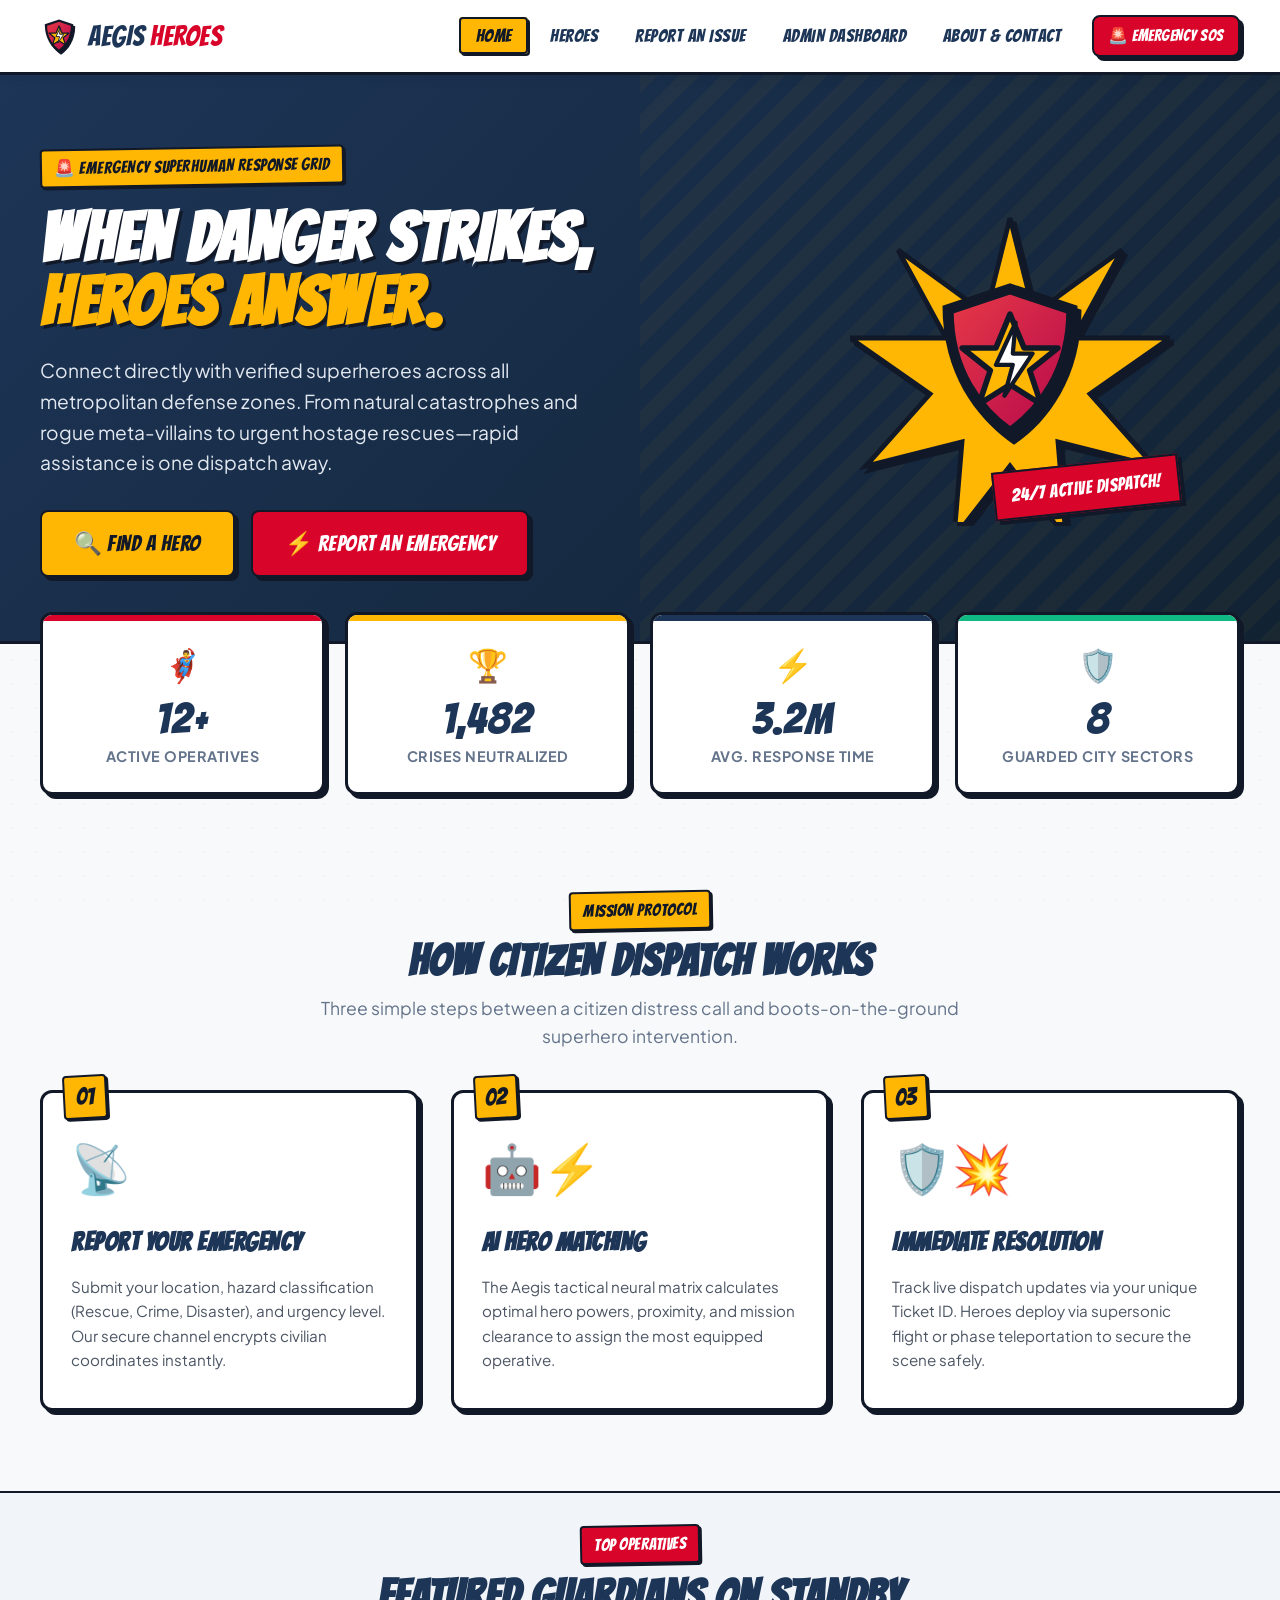
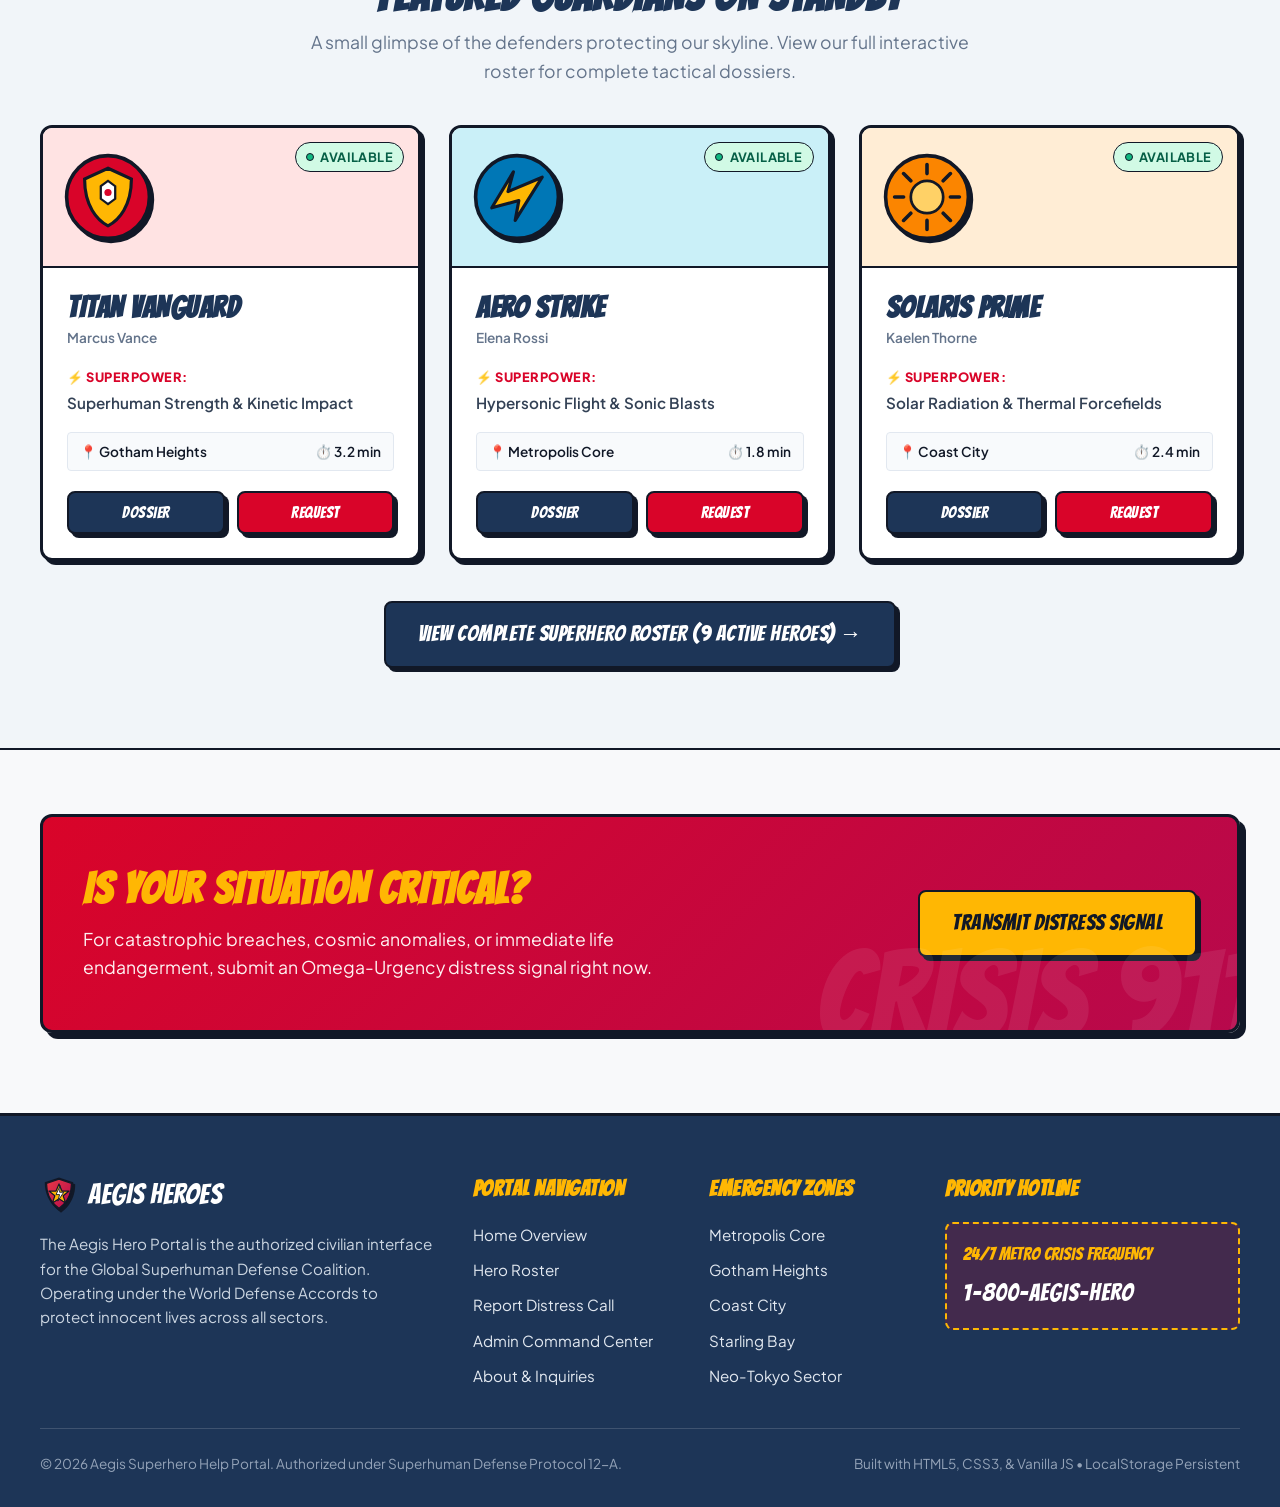
<file: index.html>
<!DOCTYPE html>
<html lang="en">
<head>
  <meta charset="UTF-8">
  <meta name="viewport" content="width=device-width, initial-scale=1.0">
  <title>Aegis Hero Portal | Emergency Superhero Dispatch Network</title>
  <meta name="description" content="Direct emergency superhero dispatch portal. Connecting citizens in peril with verified superhuman operatives in real time.">
  <link rel="icon" type="image/svg+xml" href="assets/favicon.svg">
  <!-- Stylesheets -->
  <link rel="stylesheet" href="css/main.css">
  <link rel="stylesheet" href="css/home.css">
  <link rel="stylesheet" href="css/heroes.css">
</head>
<body>

  <!-- Site Navigation -->
  <header class="site-header">
    <div class="nav-container">
      <a href="index.html" class="brand-logo" aria-label="Aegis Hero Portal Homepage">
        <img src="assets/favicon.svg" alt="Aegis Shield" class="brand-icon">
        <span>AEGIS <span class="brand-highlight">HEROES</span></span>
      </a>

      <!-- Mobile Hamburger Button -->
      <button class="hamburger-btn" id="hamburgerBtn" aria-label="Toggle Navigation Menu" aria-expanded="false" aria-controls="navMenu">
        <span class="bar"></span>
        <span class="bar"></span>
        <span class="bar"></span>
      </button>

      <!-- Nav Links -->
      <nav>
        <ul class="nav-menu" id="navMenu">
          <li><a href="index.html" class="nav-link active">Home</a></li>
          <li><a href="pages/heroes.html" class="nav-link">Heroes</a></li>
          <li><a href="pages/report.html" class="nav-link">Report an Issue</a></li>
          <li><a href="pages/admin.html" class="nav-link">Admin Dashboard</a></li>
          <li><a href="pages/about-contact.html" class="nav-link">About &amp; Contact</a></li>
          <li class="nav-cta">
            <a href="pages/report.html" class="btn btn-primary btn-sm">🚨 Emergency SOS</a>
          </li>
        </ul>
      </nav>
    </div>
  </header>

  <!-- Main Content -->
  <main class="main-content">
    
    <!-- Hero Banner Section -->
    <section class="hero-banner">
      <div class="container hero-banner-content">
        <div class="hero-banner-text">
          <div class="hero-badge-wrap">
            <span class="comic-badge">🚨 EMERGENCY SUPERHUMAN RESPONSE GRID</span>
          </div>
          <h1 class="hero-title">
            WHEN DANGER STRIKES,
            <span class="hero-title-highlight">HEROES ANSWER.</span>
          </h1>
          <p class="hero-tagline">
            Connect directly with verified superheroes across all metropolitan defense zones.
            From natural catastrophes and rogue meta-villains to urgent hostage rescues—rapid assistance is one dispatch away.
          </p>
          <div class="hero-actions">
            <a href="pages/heroes.html" class="btn btn-accent btn-lg">
              🔍 Find a Hero
            </a>
            <a href="pages/report.html" class="btn btn-primary btn-lg pulse-glow">
              ⚡ Report an Emergency
            </a>
          </div>
        </div>

        <!-- Comic Shield Emblem Graphic -->
        <div class="hero-banner-art">
          <div class="comic-emblem-wrap">
            <!-- Rotating Sunburst -->
            <svg viewBox="0 0 200 200" class="comic-burst" xmlns="http://www.w3.org/2000/svg">
              <polygon points="100,10 115,70 170,30 140,85 200,85 150,120 190,165 130,150 135,210 100,165 65,210 70,150 10,165 50,120 0,85 60,85 30,30 85,70" fill="#ffb703" stroke="#111827" stroke-width="3"/>
            </svg>
            <!-- Shield Centerpiece -->
            <img src="assets/favicon.svg" alt="Aegis Comic Crest" class="comic-shield-center">
            <div class="comic-callout-sticker">24/7 ACTIVE DISPATCH!</div>
          </div>
        </div>
      </div>
    </section>

    <!-- Stats Strip Section -->
    <section class="stats-strip-section">
      <div class="container">
        <div class="stats-grid">
          <!-- Total Registered Heroes -->
          <div class="stat-card">
            <div class="stat-icon">🦸‍♂️</div>
            <div class="stat-number">12+</div>
            <div class="stat-label">Active Operatives</div>
          </div>
          <!-- Requests Resolved -->
          <div class="stat-card">
            <div class="stat-icon">🏆</div>
            <div class="stat-number">1,482</div>
            <div class="stat-label">Crises Neutralized</div>
          </div>
          <!-- Average Response Time -->
          <div class="stat-card">
            <div class="stat-icon">⚡</div>
            <div class="stat-number">3.2m</div>
            <div class="stat-label">Avg. Response Time</div>
          </div>
          <!-- Protected Sectors -->
          <div class="stat-card">
            <div class="stat-icon">🛡️</div>
            <div class="stat-number">8</div>
            <div class="stat-label">Guarded City Sectors</div>
          </div>
        </div>
      </div>
    </section>

    <!-- How It Works Section (3-Step Comic Panels) -->
    <section class="how-it-works-section">
      <div class="container">
        <div class="section-header">
          <span class="comic-badge">MISSION PROTOCOL</span>
          <h2 class="section-title">HOW CITIZEN DISPATCH WORKS</h2>
          <p class="section-subtitle">
            Three simple steps between a citizen distress call and boots-on-the-ground superhero intervention.
          </p>
        </div>

        <div class="steps-grid">
          <!-- Step 1 -->
          <div class="step-card">
            <span class="step-marker">01</span>
            <div class="step-icon-wrap">📡</div>
            <h3 class="step-title">REPORT YOUR EMERGENCY</h3>
            <p class="step-text">
              Submit your location, hazard classification (Rescue, Crime, Disaster), and urgency level. Our secure channel encrypts civilian coordinates instantly.
            </p>
          </div>

          <!-- Step 2 -->
          <div class="step-card">
            <span class="step-marker">02</span>
            <div class="step-icon-wrap">🤖⚡</div>
            <h3 class="step-title">AI HERO MATCHING</h3>
            <p class="step-text">
              The Aegis tactical neural matrix calculates optimal hero powers, proximity, and mission clearance to assign the most equipped operative.
            </p>
          </div>

          <!-- Step 3 -->
          <div class="step-card">
            <span class="step-marker">03</span>
            <div class="step-icon-wrap">🛡️💥</div>
            <h3 class="step-title">IMMEDIATE RESOLUTION</h3>
            <p class="step-text">
              Track live dispatch updates via your unique Ticket ID. Heroes deploy via supersonic flight or phase teleportation to secure the scene safely.
            </p>
          </div>
        </div>
      </div>
    </section>

    <!-- Featured Heroes Preview Section -->
    <section class="featured-heroes-section">
      <div class="container">
        <div class="section-header">
          <span class="comic-badge badge-alt">TOP OPERATIVES</span>
          <h2 class="section-title">FEATURED GUARDIANS ON STANDBY</h2>
          <p class="section-subtitle">
            A small glimpse of the defenders protecting our skyline. View our full interactive roster for complete tactical dossiers.
          </p>
        </div>

        <!-- Dynamic Featured Cards rendered via JS -->
        <div class="featured-grid" id="featuredHeroesGrid">
          <!-- Fallback or populated by JS -->
        </div>

        <div class="text-center">
          <a href="pages/heroes.html" class="btn btn-secondary btn-lg">
            View Complete Superhero Roster (9 Active Heroes) →
          </a>
        </div>
      </div>
    </section>

    <!-- Emergency Hotline Banner -->
    <section class="container">
      <div class="emergency-callout">
        <div class="callout-info">
          <h2 class="callout-title">IS YOUR SITUATION CRITICAL?</h2>
          <p class="callout-text">
            For catastrophic breaches, cosmic anomalies, or immediate life endangerment, submit an Omega-Urgency distress signal right now.
          </p>
        </div>
        <div class="callout-action">
          <a href="pages/report.html" class="btn btn-accent btn-lg">
            Transmit Distress Signal
          </a>
        </div>
      </div>
    </section>

  </main>

  <!-- Site Footer -->
  <footer class="site-footer">
    <div class="container">
      <div class="footer-grid">
        <div class="footer-brand">
          <div class="brand-logo">
            <img src="assets/favicon.svg" alt="Aegis Shield" class="brand-icon">
            <span>AEGIS HEROES</span>
          </div>
          <p class="footer-desc">
            The Aegis Hero Portal is the authorized civilian interface for the Global Superhuman Defense Coalition. Operating under the World Defense Accords to protect innocent lives across all sectors.
          </p>
        </div>

        <div>
          <h4 class="footer-title">Portal Navigation</h4>
          <ul class="footer-links">
            <li><a href="index.html">Home Overview</a></li>
            <li><a href="pages/heroes.html">Hero Roster</a></li>
            <li><a href="pages/report.html">Report Distress Call</a></li>
            <li><a href="pages/admin.html">Admin Command Center</a></li>
            <li><a href="pages/about-contact.html">About &amp; Inquiries</a></li>
          </ul>
        </div>

        <div>
          <h4 class="footer-title">Emergency Zones</h4>
          <ul class="footer-links">
            <li><a href="pages/heroes.html">Metropolis Core</a></li>
            <li><a href="pages/heroes.html">Gotham Heights</a></li>
            <li><a href="pages/heroes.html">Coast City</a></li>
            <li><a href="pages/heroes.html">Starling Bay</a></li>
            <li><a href="pages/heroes.html">Neo-Tokyo Sector</a></li>
          </ul>
        </div>

        <div>
          <h4 class="footer-title">Priority Hotline</h4>
          <div class="footer-hotline">
            <div class="footer-hotline-title">24/7 METRO CRISIS FREQUENCY</div>
            <div class="footer-hotline-num">1-800-AEGIS-HERO</div>
          </div>
        </div>
      </div>

      <div class="footer-bottom">
        <div>&copy; 2026 Aegis Superhero Help Portal. Authorized under Superhuman Defense Protocol 12-A.</div>
        <div>Built with HTML5, CSS3, &amp; Vanilla JS &bull; LocalStorage Persistent</div>
      </div>
    </div>
  </footer>

  <!-- Scripts -->
  <script src="js/data.js"></script>
  <script src="js/storage.js"></script>
  <script src="js/navbar.js"></script>
  <script>
    // Quick populate featured heroes on homepage
    document.addEventListener("DOMContentLoaded", () => {
      const grid = document.getElementById("featuredHeroesGrid");
      if (grid && typeof getAllHeroes === "function") {
        const top3 = getAllHeroes().slice(0, 3);
        grid.innerHTML = top3.map(hero => {
          const statusSlug = hero.status.toLowerCase().replace(/\s+/g, "-");
          return `
            <article class="hero-card">
              <div class="hero-card-banner" style="background: ${hero.avatarBg};">
                <div class="hero-card-avatar">${hero.avatarIcon}</div>
                <span class="status-badge status-${statusSlug}"><span class="status-dot"></span>${hero.status}</span>
              </div>
              <div class="hero-card-body">
                <div class="hero-card-header">
                  <h3 class="hero-alias">${hero.alias}</h3>
                  <span class="hero-real-name">${hero.name}</span>
                </div>
                <div class="hero-card-power">
                  <span class="power-label">⚡ Superpower:</span>
                  <p class="power-text">${hero.power}</p>
                </div>
                <div class="hero-meta-row">
                  <span>📍 ${hero.city}</span>
                  <span>⏱️ ${hero.responseTime}</span>
                </div>
                <div class="hero-card-actions">
                  <a href="pages/hero-detail.html?id=${hero.id}" class="btn btn-secondary btn-sm">Dossier</a>
                  <a href="pages/report.html?hero=${encodeURIComponent(hero.alias)}" class="btn btn-primary btn-sm">Request</a>
                </div>
              </div>
            </article>
          `;
        }).join("");
      }
    });
  </script>
</body>
</html>
</file>
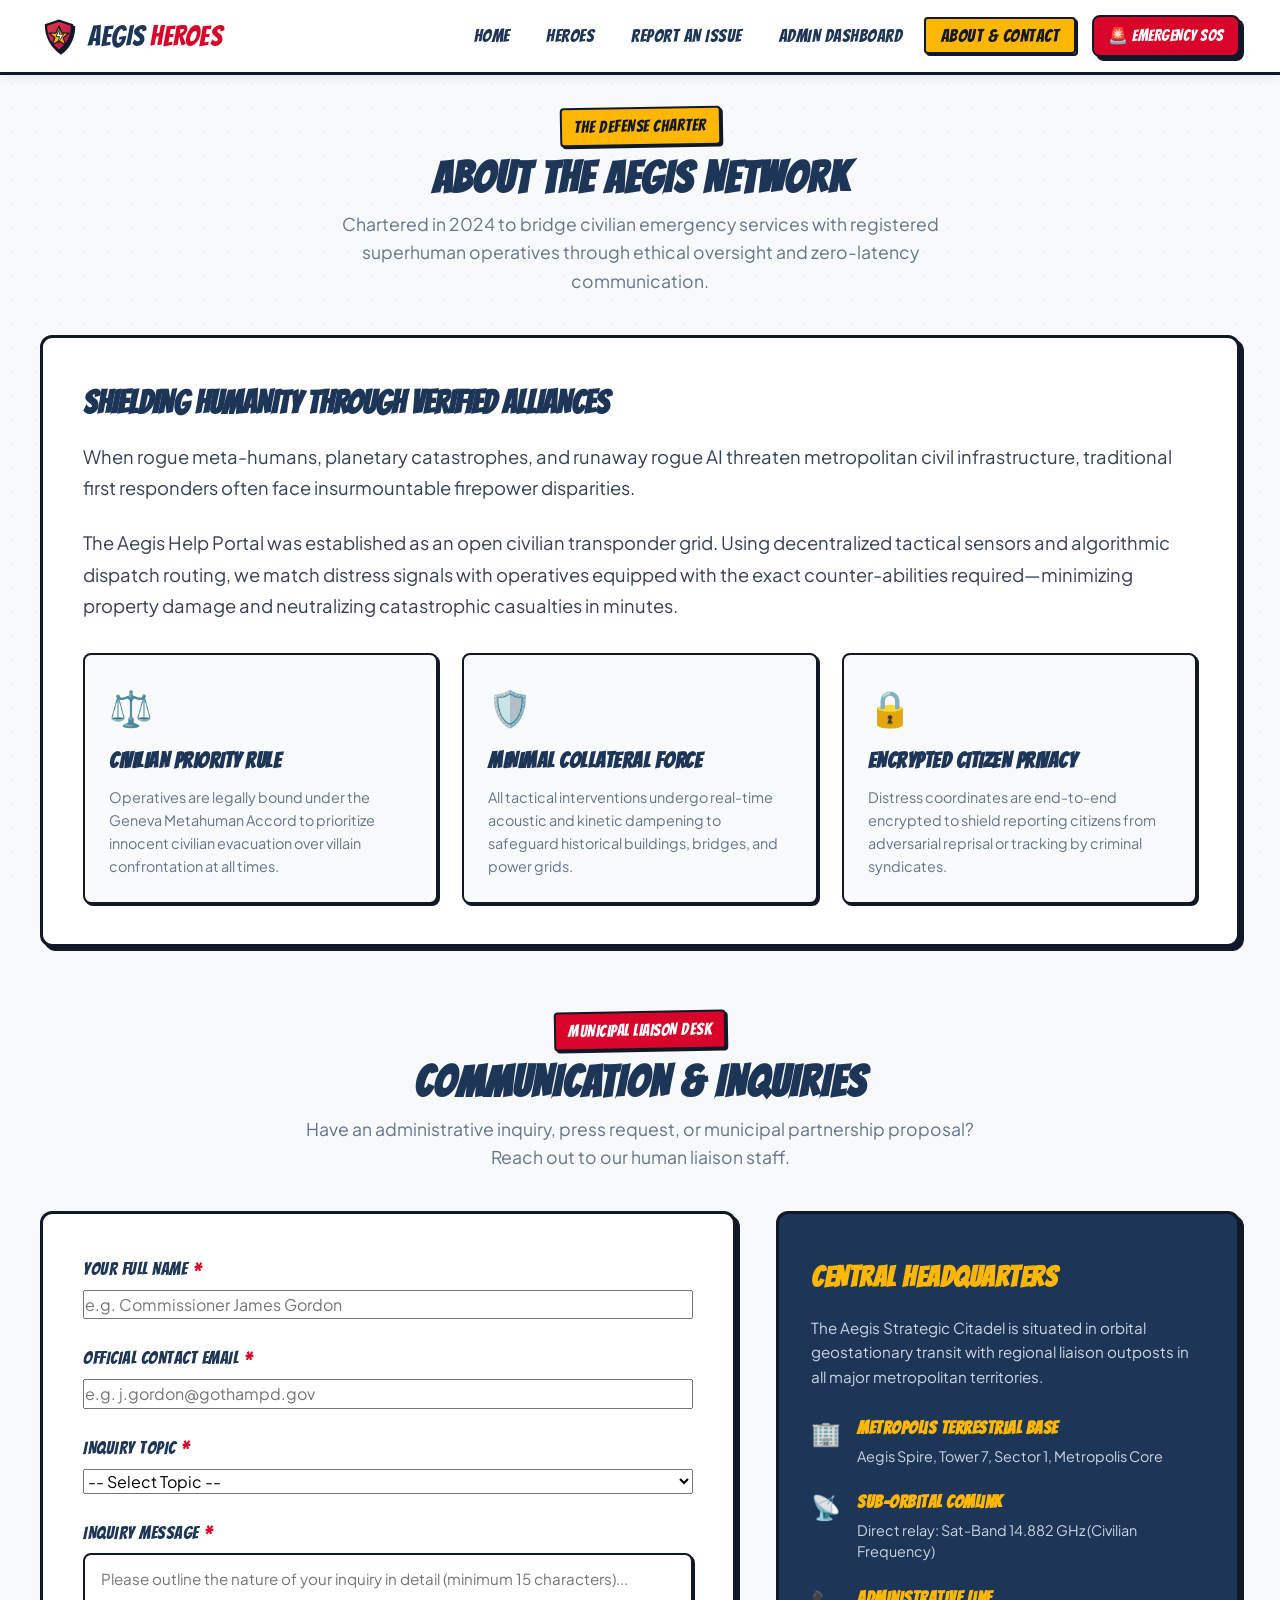
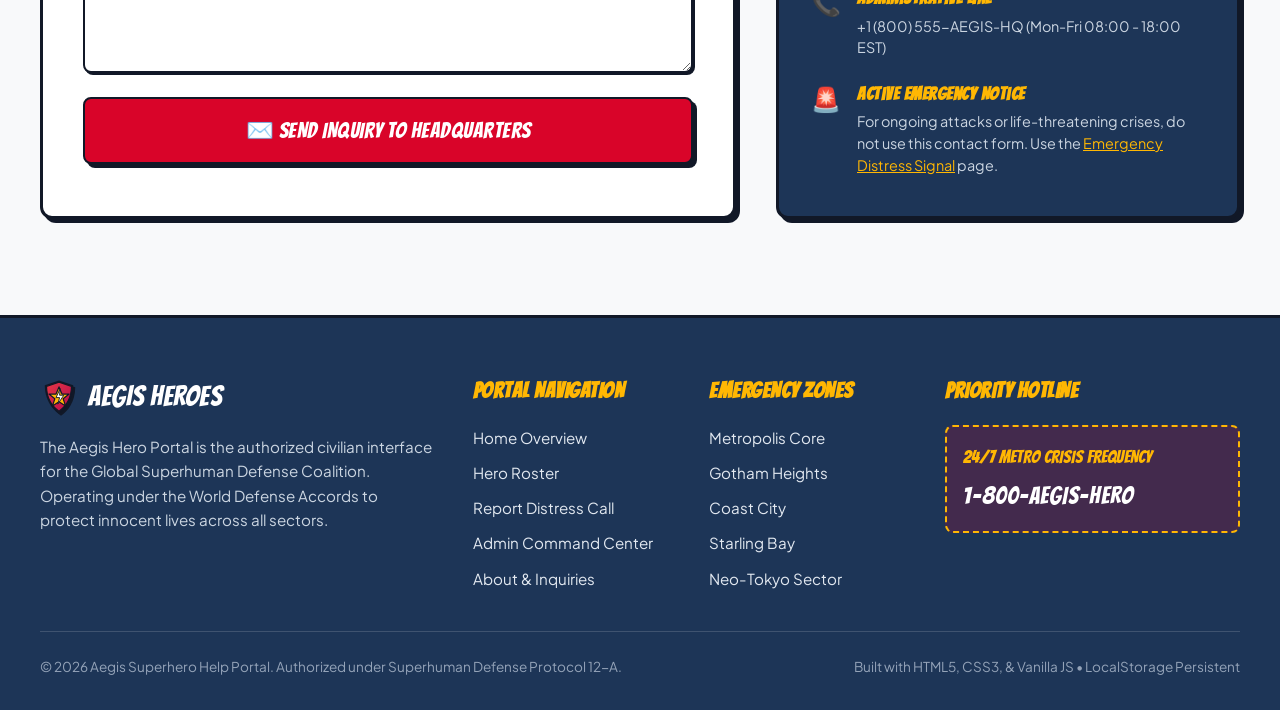
<file: pages/about-contact.html>
<!DOCTYPE html>
<html lang="en">
<head>
  <meta charset="UTF-8">
  <meta name="viewport" content="width=device-width, initial-scale=1.0">
  <title>About &amp; Contact | Aegis Superhuman Coalition</title>
  <meta name="description" content="Learn about the Aegis Superhuman Defense Coalition, civilian safety accords, and contact administrative liaisons.">
  <link rel="icon" type="image/svg+xml" href="../assets/favicon.svg">
  <!-- Stylesheets -->
  <link rel="stylesheet" href="../css/main.css">
  <link rel="stylesheet" href="../css/forms.css">
  <style>
    .about-mission-card {
      background-color: var(--color-surface);
      border: var(--comic-border-thick);
      box-shadow: var(--comic-shadow);
      border-radius: var(--radius-lg);
      padding: 2.5rem;
      margin-bottom: 3rem;
    }
    .about-lead {
      font-size: 1.15rem;
      line-height: 1.7;
      color: #334155;
      margin-bottom: 1.5rem;
    }
    .protocol-grid {
      display: grid;
      grid-template-columns: repeat(3, 1fr);
      gap: 1.5rem;
      margin-top: 2rem;
    }
    .protocol-card {
      background-color: #f8fafc;
      border: var(--comic-border);
      box-shadow: var(--comic-shadow-sm);
      border-radius: var(--radius-md);
      padding: 1.5rem;
    }
    .protocol-icon {
      font-size: 2.2rem;
      margin-bottom: 0.5rem;
    }
    .protocol-title {
      font-family: var(--font-display);
      font-size: 1.35rem;
      letter-spacing: 0.5px;
      color: var(--color-secondary);
      margin-bottom: 0.5rem;
      text-transform: uppercase;
    }
    .protocol-text {
      font-size: 0.9rem;
      color: var(--color-muted);
      line-height: 1.6;
    }
    .contact-layout-grid {
      display: grid;
      grid-template-columns: 1.2fr 0.8fr;
      gap: 2.5rem;
    }
    .contact-info-panel {
      background-color: var(--color-secondary);
      color: #ffffff;
      border: var(--comic-border-thick);
      box-shadow: var(--comic-shadow);
      border-radius: var(--radius-lg);
      padding: 2.5rem 2rem;
      height: fit-content;
    }
    .contact-info-title {
      font-family: var(--font-display);
      font-size: 1.8rem;
      color: var(--color-accent);
      letter-spacing: 0.5px;
      margin-bottom: 1rem;
      text-transform: uppercase;
    }
    .hq-detail-list {
      display: flex;
      flex-direction: column;
      gap: 1.25rem;
      margin-top: 1.5rem;
    }
    .hq-item {
      display: flex;
      gap: 1rem;
      align-items: flex-start;
    }
    .hq-icon {
      font-size: 1.5rem;
      flex-shrink: 0;
    }
    .hq-heading {
      font-family: var(--font-display);
      font-size: 1.15rem;
      color: var(--color-accent);
      letter-spacing: 0.5px;
      margin-bottom: 0.2rem;
    }
    .hq-desc {
      font-size: 0.9rem;
      color: #cbd5e1;
      line-height: 1.5;
    }
    .success-alert-banner {
      display: none;
      background-color: #ecfdf5;
      border: 2px solid #10b981;
      border-radius: var(--radius-md);
      padding: 1.25rem;
      margin-bottom: 1.5rem;
      color: #065f46;
      font-weight: 600;
      animation: modalPop 0.3s ease-out;
    }
    @media (max-width: 767px) {
      .protocol-grid { grid-template-columns: 1fr; }
      .contact-layout-grid { grid-template-columns: 1fr; }
      .about-mission-card { padding: 1.5rem; }
    }
  </style>
</head>
<body>

  <!-- Site Navigation -->
  <header class="site-header">
    <div class="nav-container">
      <a href="../index.html" class="brand-logo" aria-label="Aegis Hero Portal Homepage">
        <img src="../assets/favicon.svg" alt="Aegis Shield" class="brand-icon">
        <span>AEGIS <span class="brand-highlight">HEROES</span></span>
      </a>

      <!-- Mobile Hamburger Button -->
      <button class="hamburger-btn" id="hamburgerBtn" aria-label="Toggle Navigation Menu" aria-expanded="false" aria-controls="navMenu">
        <span class="bar"></span>
        <span class="bar"></span>
        <span class="bar"></span>
      </button>

      <!-- Nav Links -->
      <nav>
        <ul class="nav-menu" id="navMenu">
          <li><a href="../index.html" class="nav-link">Home</a></li>
          <li><a href="heroes.html" class="nav-link">Heroes</a></li>
          <li><a href="report.html" class="nav-link">Report an Issue</a></li>
          <li><a href="admin.html" class="nav-link">Admin Dashboard</a></li>
          <li><a href="about-contact.html" class="nav-link active">About &amp; Contact</a></li>
          <li class="nav-cta">
            <a href="report.html" class="btn btn-primary btn-sm">🚨 Emergency SOS</a>
          </li>
        </ul>
      </nav>
    </div>
  </header>

  <!-- Main Content -->
  <main class="main-content">
    <div class="container py-5">

      <!-- Section Header -->
      <div class="section-header">
        <span class="comic-badge">THE DEFENSE CHARTER</span>
        <h1 class="section-title">ABOUT THE AEGIS NETWORK</h1>
        <p class="section-subtitle">
          Chartered in 2024 to bridge civilian emergency services with registered superhuman operatives through ethical oversight and zero-latency communication.
        </p>
      </div>

      <!-- About Mission Narrative -->
      <section class="about-mission-card">
        <h2 style="font-family: var(--font-display); font-size: 2rem; color: var(--color-secondary); margin-bottom: 0.75rem;">
          SHIELDING HUMANITY THROUGH VERIFIED ALLIANCES
        </h2>
        <p class="about-lead">
          When rogue meta-humans, planetary catastrophes, and runaway rogue AI threaten metropolitan civil infrastructure, traditional first responders often face insurmountable firepower disparities.
        </p>
        <p class="about-lead" style="margin-bottom: 0;">
          The Aegis Help Portal was established as an open civilian transponder grid. Using decentralized tactical sensors and algorithmic dispatch routing, we match distress signals with operatives equipped with the exact counter-abilities required—minimizing property damage and neutralizing catastrophic casualties in minutes.
        </p>

        <!-- 3 Core Accords -->
        <div class="protocol-grid">
          <div class="protocol-card">
            <div class="protocol-icon">⚖️</div>
            <h3 class="protocol-title">Civilian Priority Rule</h3>
            <p class="protocol-text">
              Operatives are legally bound under the Geneva Metahuman Accord to prioritize innocent civilian evacuation over villain confrontation at all times.
            </p>
          </div>

          <div class="protocol-card">
            <div class="protocol-icon">🛡️</div>
            <h3 class="protocol-title">Minimal Collateral Force</h3>
            <p class="protocol-text">
              All tactical interventions undergo real-time acoustic and kinetic dampening to safeguard historical buildings, bridges, and power grids.
            </p>
          </div>

          <div class="protocol-card">
            <div class="protocol-icon">🔒</div>
            <h3 class="protocol-title">Encrypted Citizen Privacy</h3>
            <p class="protocol-text">
              Distress coordinates are end-to-end encrypted to shield reporting citizens from adversarial reprisal or tracking by criminal syndicates.
            </p>
          </div>
        </div>
      </section>

      <!-- Contact Section & Form -->
      <div class="section-header" style="margin-top: 4rem;">
        <span class="comic-badge badge-alt">MUNICIPAL LIAISON DESK</span>
        <h2 class="section-title">COMMUNICATION &amp; INQUIRIES</h2>
        <p class="section-subtitle">
          Have an administrative inquiry, press request, or municipal partnership proposal? Reach out to our human liaison staff.
        </p>
      </div>

      <!-- Success Alert Banner -->
      <div id="contactSuccessBanner" class="success-alert-banner" role="alert">
        ⚡ <strong>Transmission Confirmed!</strong> Your message has been routed to Aegis Civilian Command. A liaison officer will follow up within 2 hours.
      </div>

      <div class="contact-layout-grid">
        
        <!-- Left: Contact Form -->
        <section class="request-form-card" style="margin-bottom: 0;">
          <form id="contactForm" novalidate>
            <div class="form-group">
              <label for="contactName" class="form-label">
                Your Full Name <span class="required-star">*</span>
              </label>
              <input 
                type="text" 
                id="contactName" 
                class="comic-input" 
                placeholder="e.g. Commissioner James Gordon" 
                required
              >
              <span class="field-error" id="contactNameError"></span>
            </div>

            <div class="form-group">
              <label for="contactEmail" class="form-label">
                Official Contact Email <span class="required-star">*</span>
              </label>
              <input 
                type="email" 
                id="contactEmail" 
                class="comic-input" 
                placeholder="e.g. j.gordon@gothampd.gov" 
                required
              >
              <span class="field-error" id="contactEmailError"></span>
            </div>

            <div class="form-group">
              <label for="contactSubject" class="form-label">
                Inquiry Topic <span class="required-star">*</span>
              </label>
              <select id="contactSubject" class="comic-select" required>
                <option value="">-- Select Topic --</option>
                <option value="Municipal Defense Alliance">Municipal Defense Alliance</option>
                <option value="Hero Accreditation & Registration">Hero Accreditation &amp; Registration</option>
                <option value="Press & Media Relations">Press &amp; Media Relations</option>
                <option value="Collateral Damage Restitution">Collateral Damage Restitution</option>
                <option value="General Public Inquiry">General Public Inquiry</option>
              </select>
              <span class="field-error" id="contactSubjectError"></span>
            </div>

            <div class="form-group">
              <label for="contactMessage" class="form-label">
                Inquiry Message <span class="required-star">*</span>
              </label>
              <textarea 
                id="contactMessage" 
                class="comic-textarea" 
                placeholder="Please outline the nature of your inquiry in detail (minimum 15 characters)..."
                required
              ></textarea>
              <span class="field-error" id="contactMessageError"></span>
            </div>

            <button type="submit" class="btn btn-primary btn-lg btn-block" style="margin-top: 1rem;">
              ✉️ Send Inquiry to Headquarters
            </button>
          </form>
        </section>

        <!-- Right: Headquarters Info Panel -->
        <aside class="contact-info-panel">
          <h3 class="contact-info-title">CENTRAL HEADQUARTERS</h3>
          <p style="color: #cbd5e1; font-size: 0.95rem; line-height: 1.6;">
            The Aegis Strategic Citadel is situated in orbital geostationary transit with regional liaison outposts in all major metropolitan territories.
          </p>

          <div class="hq-detail-list">
            <div class="hq-item">
              <span class="hq-icon">🏢</span>
              <div>
                <h4 class="hq-heading">Metropolis Terrestrial Base</h4>
                <p class="hq-desc">Aegis Spire, Tower 7, Sector 1, Metropolis Core</p>
              </div>
            </div>

            <div class="hq-item">
              <span class="hq-icon">📡</span>
              <div>
                <h4 class="hq-heading">Sub-Orbital Comlink</h4>
                <p class="hq-desc">Direct relay: Sat-Band 14.882 GHz (Civilian Frequency)</p>
              </div>
            </div>

            <div class="hq-item">
              <span class="hq-icon">📞</span>
              <div>
                <h4 class="hq-heading">Administrative Line</h4>
                <p class="hq-desc">+1 (800) 555-AEGIS-HQ (Mon-Fri 08:00 - 18:00 EST)</p>
              </div>
            </div>

            <div class="hq-item">
              <span class="hq-icon">🚨</span>
              <div>
                <h4 class="hq-heading">Active Emergency Notice</h4>
                <p class="hq-desc">For ongoing attacks or life-threatening crises, do not use this contact form. Use the <a href="report.html" style="color: var(--color-accent); text-decoration: underline;">Emergency Distress Signal</a> page.</p>
              </div>
            </div>
          </div>
        </aside>

      </div>

    </div>
  </main>

  <!-- Site Footer -->
  <footer class="site-footer">
    <div class="container">
      <div class="footer-grid">
        <div class="footer-brand">
          <div class="brand-logo">
            <img src="../assets/favicon.svg" alt="Aegis Shield" class="brand-icon">
            <span>AEGIS HEROES</span>
          </div>
          <p class="footer-desc">
            The Aegis Hero Portal is the authorized civilian interface for the Global Superhuman Defense Coalition. Operating under the World Defense Accords to protect innocent lives across all sectors.
          </p>
        </div>

        <div>
          <h4 class="footer-title">Portal Navigation</h4>
          <ul class="footer-links">
            <li><a href="../index.html">Home Overview</a></li>
            <li><a href="heroes.html">Hero Roster</a></li>
            <li><a href="report.html">Report Distress Call</a></li>
            <li><a href="admin.html">Admin Command Center</a></li>
            <li><a href="about-contact.html">About &amp; Inquiries</a></li>
          </ul>
        </div>

        <div>
          <h4 class="footer-title">Emergency Zones</h4>
          <ul class="footer-links">
            <li><a href="heroes.html">Metropolis Core</a></li>
            <li><a href="heroes.html">Gotham Heights</a></li>
            <li><a href="heroes.html">Coast City</a></li>
            <li><a href="heroes.html">Starling Bay</a></li>
            <li><a href="heroes.html">Neo-Tokyo Sector</a></li>
          </ul>
        </div>

        <div>
          <h4 class="footer-title">Priority Hotline</h4>
          <div class="footer-hotline">
            <div class="footer-hotline-title">24/7 METRO CRISIS FREQUENCY</div>
            <div class="footer-hotline-num">1-800-AEGIS-HERO</div>
          </div>
        </div>
      </div>

      <div class="footer-bottom">
        <div>&copy; 2026 Aegis Superhero Help Portal. Authorized under Superhuman Defense Protocol 12-A.</div>
        <div>Built with HTML5, CSS3, &amp; Vanilla JS &bull; LocalStorage Persistent</div>
      </div>
    </div>
  </footer>

  <!-- Scripts -->
  <script src="../js/data.js"></script>
  <script src="../js/storage.js"></script>
  <script src="../js/navbar.js"></script>
  <script src="../js/contact.js"></script>
</body>
</html>
</file>
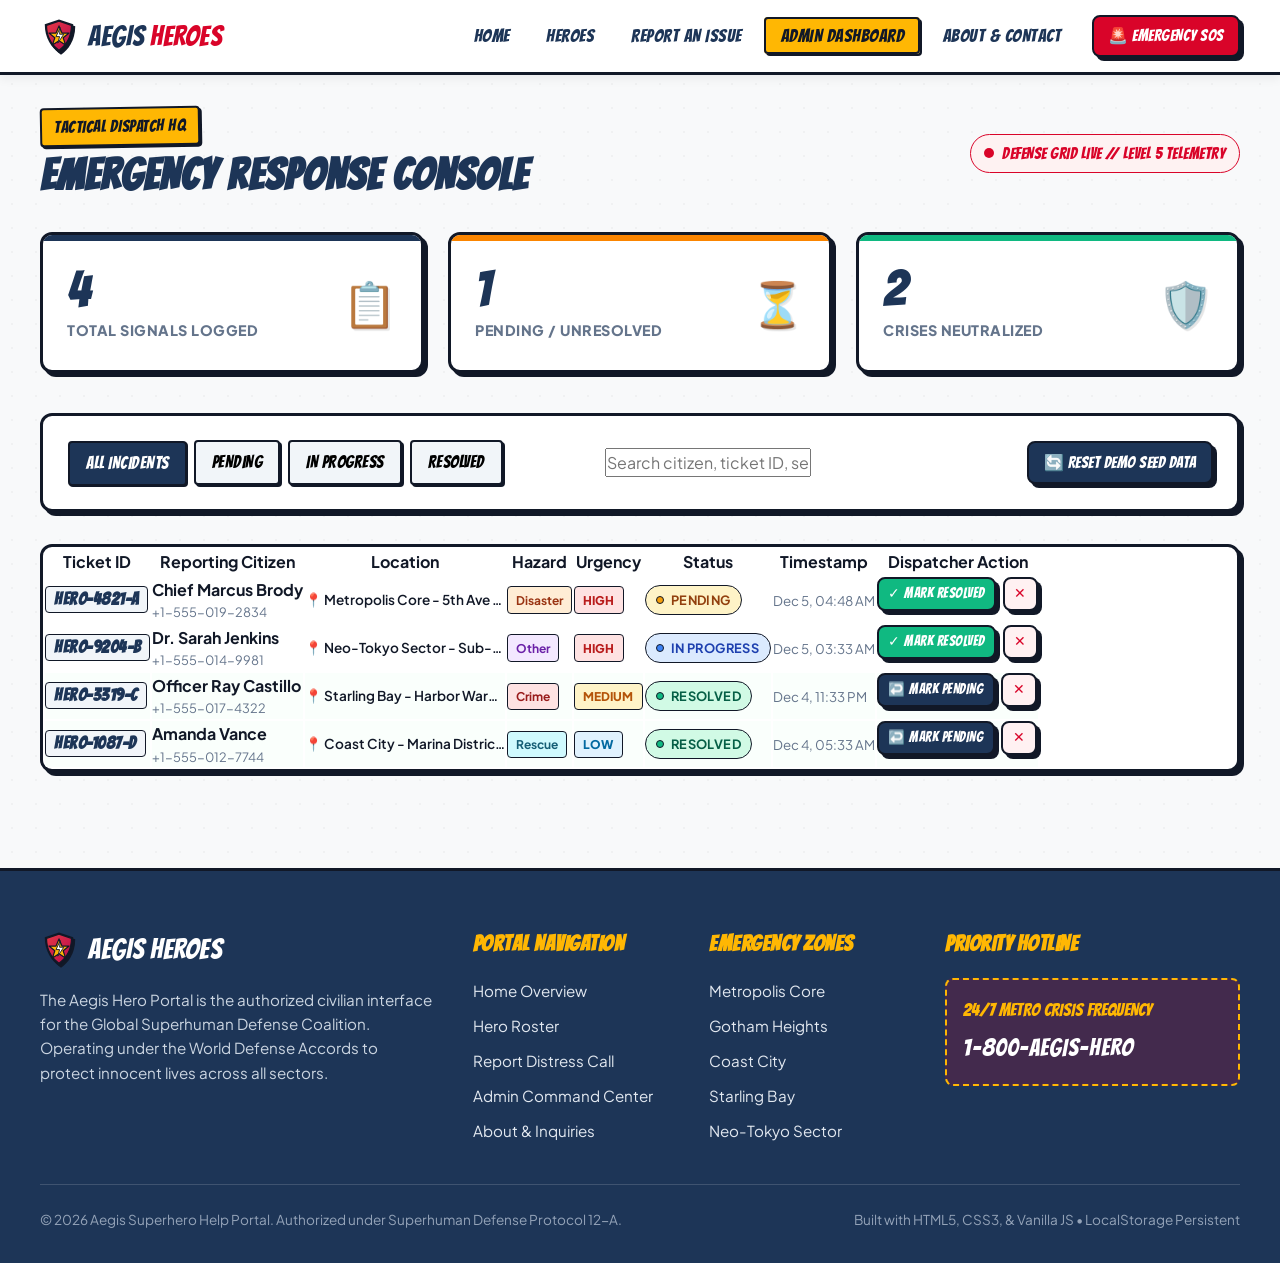
<file: pages/admin.html>
<!DOCTYPE html>
<html lang="en">
<head>
  <meta charset="UTF-8">
  <meta name="viewport" content="width=device-width, initial-scale=1.0">
  <title>Admin Dispatch Command | Aegis Hero Network</title>
  <meta name="description" content="Central dispatcher console for monitoring emergency requests, allocating superhuman assets, and tracking resolution status.">
  <link rel="icon" type="image/svg+xml" href="../assets/favicon.svg">
  <!-- Stylesheets -->
  <link rel="stylesheet" href="../css/main.css">
  <link rel="stylesheet" href="../css/admin.css">
</head>
<body>

  <!-- Site Navigation -->
  <header class="site-header">
    <div class="nav-container">
      <a href="../index.html" class="brand-logo" aria-label="Aegis Hero Portal Homepage">
        <img src="../assets/favicon.svg" alt="Aegis Shield" class="brand-icon">
        <span>AEGIS <span class="brand-highlight">HEROES</span></span>
      </a>

      <!-- Mobile Hamburger Button -->
      <button class="hamburger-btn" id="hamburgerBtn" aria-label="Toggle Navigation Menu" aria-expanded="false" aria-controls="navMenu">
        <span class="bar"></span>
        <span class="bar"></span>
        <span class="bar"></span>
      </button>

      <!-- Nav Links -->
      <nav>
        <ul class="nav-menu" id="navMenu">
          <li><a href="../index.html" class="nav-link">Home</a></li>
          <li><a href="heroes.html" class="nav-link">Heroes</a></li>
          <li><a href="report.html" class="nav-link">Report an Issue</a></li>
          <li><a href="admin.html" class="nav-link active">Admin Dashboard</a></li>
          <li><a href="about-contact.html" class="nav-link">About &amp; Contact</a></li>
          <li class="nav-cta">
            <a href="report.html" class="btn btn-primary btn-sm">🚨 Emergency SOS</a>
          </li>
        </ul>
      </nav>
    </div>
  </header>

  <!-- Main Content -->
  <main class="main-content">
    <div class="container py-5">

      <!-- Admin Top Header Bar -->
      <div class="admin-header-bar">
        <div>
          <span class="comic-badge">TACTICAL DISPATCH HQ</span>
          <h1 class="section-title" style="margin-top: 0.35rem;">EMERGENCY RESPONSE CONSOLE</h1>
        </div>
        <div class="admin-live-pulse">
          <span class="live-beacon-dot"></span>
          DEFENSE GRID LIVE // LEVEL 5 TELEMETRY
        </div>
      </div>

      <!-- KPI Metrics Row -->
      <section class="admin-kpi-grid">
        <!-- Total Requests -->
        <div class="kpi-card kpi-total">
          <div class="kpi-info">
            <span class="kpi-number" id="statTotalCount">0</span>
            <span class="kpi-label">Total Signals Logged</span>
          </div>
          <div class="kpi-icon-wrap">📋</div>
        </div>

        <!-- Pending Requests -->
        <div class="kpi-card kpi-pending">
          <div class="kpi-info">
            <span class="kpi-number" id="statPendingCount">0</span>
            <span class="kpi-label">Pending / Unresolved</span>
          </div>
          <div class="kpi-icon-wrap">⏳</div>
        </div>

        <!-- Resolved Incidents -->
        <div class="kpi-card kpi-resolved">
          <div class="kpi-info">
            <span class="kpi-number" id="statResolvedCount">0</span>
            <span class="kpi-label">Crises Neutralized</span>
          </div>
          <div class="kpi-icon-wrap">🛡️</div>
        </div>
      </section>

      <!-- Admin Toolbar: Status Filters, Search, and Reset -->
      <section class="admin-toolbar-card">
        <!-- Filter Buttons -->
        <div class="admin-filter-group" role="group" aria-label="Filter incidents by status">
          <button type="button" class="admin-filter-btn active" data-status="all">All Incidents</button>
          <button type="button" class="admin-filter-btn" data-status="pending">Pending</button>
          <button type="button" class="admin-filter-btn" data-status="in-progress">In Progress</button>
          <button type="button" class="admin-filter-btn" data-status="resolved">Resolved</button>
        </div>

        <!-- Search Input -->
        <div class="admin-search-wrap">
          <input 
            type="text" 
            id="adminSearch" 
            class="comic-input" 
            placeholder="Search citizen, ticket ID, sector..." 
            aria-label="Filter requests table"
          >
        </div>

        <!-- Reset Mock Data Button -->
        <div>
          <button type="button" id="resetDemoDataBtn" class="btn btn-secondary btn-sm" title="Restore sample demonstration dataset">
            🔄 Reset Demo Seed Data
          </button>
        </div>
      </section>

      <!-- Incidents Data Table -->
      <section class="admin-table-card">
        <div class="table-responsive-wrapper">
          <table class="comic-table" aria-label="Dispatcher Incident Records">
            <thead>
              <tr>
                <th scope="col">Ticket ID</th>
                <th scope="col">Reporting Citizen</th>
                <th scope="col">Location</th>
                <th scope="col">Hazard</th>
                <th scope="col">Urgency</th>
                <th scope="col">Status</th>
                <th scope="col">Timestamp</th>
                <th scope="col">Dispatcher Action</th>
              </tr>
            </thead>
            <tbody id="adminTableBody">
              <!-- Rendered dynamically via js/admin.js -->
            </tbody>
          </table>
        </div>
      </section>

    </div>
  </main>

  <!-- Site Footer -->
  <footer class="site-footer">
    <div class="container">
      <div class="footer-grid">
        <div class="footer-brand">
          <div class="brand-logo">
            <img src="../assets/favicon.svg" alt="Aegis Shield" class="brand-icon">
            <span>AEGIS HEROES</span>
          </div>
          <p class="footer-desc">
            The Aegis Hero Portal is the authorized civilian interface for the Global Superhuman Defense Coalition. Operating under the World Defense Accords to protect innocent lives across all sectors.
          </p>
        </div>

        <div>
          <h4 class="footer-title">Portal Navigation</h4>
          <ul class="footer-links">
            <li><a href="../index.html">Home Overview</a></li>
            <li><a href="heroes.html">Hero Roster</a></li>
            <li><a href="report.html">Report Distress Call</a></li>
            <li><a href="admin.html">Admin Command Center</a></li>
            <li><a href="about-contact.html">About &amp; Inquiries</a></li>
          </ul>
        </div>

        <div>
          <h4 class="footer-title">Emergency Zones</h4>
          <ul class="footer-links">
            <li><a href="heroes.html">Metropolis Core</a></li>
            <li><a href="heroes.html">Gotham Heights</a></li>
            <li><a href="heroes.html">Coast City</a></li>
            <li><a href="heroes.html">Starling Bay</a></li>
            <li><a href="heroes.html">Neo-Tokyo Sector</a></li>
          </ul>
        </div>

        <div>
          <h4 class="footer-title">Priority Hotline</h4>
          <div class="footer-hotline">
            <div class="footer-hotline-title">24/7 METRO CRISIS FREQUENCY</div>
            <div class="footer-hotline-num">1-800-AEGIS-HERO</div>
          </div>
        </div>
      </div>

      <div class="footer-bottom">
        <div>&copy; 2026 Aegis Superhero Help Portal. Authorized under Superhuman Defense Protocol 12-A.</div>
        <div>Built with HTML5, CSS3, &amp; Vanilla JS &bull; LocalStorage Persistent</div>
      </div>
    </div>
  </footer>

  <!-- Scripts -->
  <script src="../js/data.js"></script>
  <script src="../js/storage.js"></script>
  <script src="../js/navbar.js"></script>
  <script src="../js/admin.js"></script>
</body>
</html>
</file>
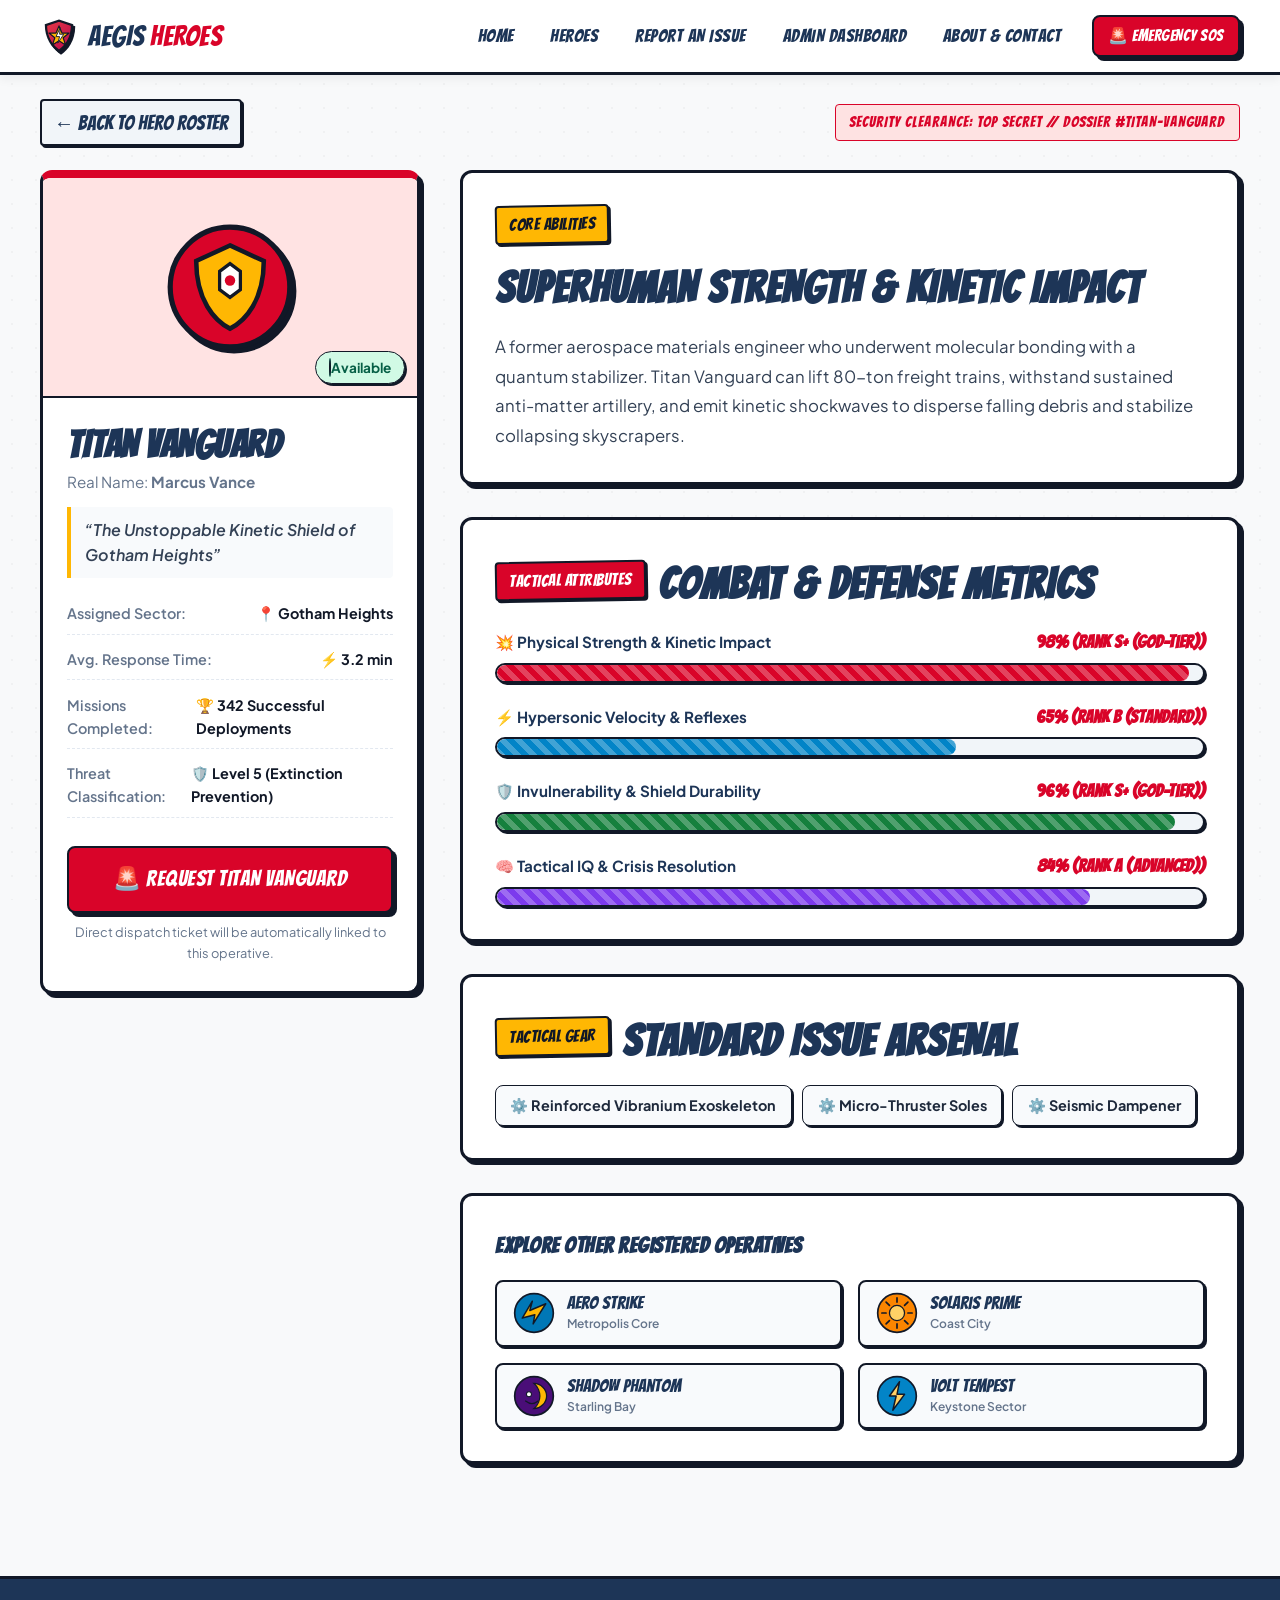
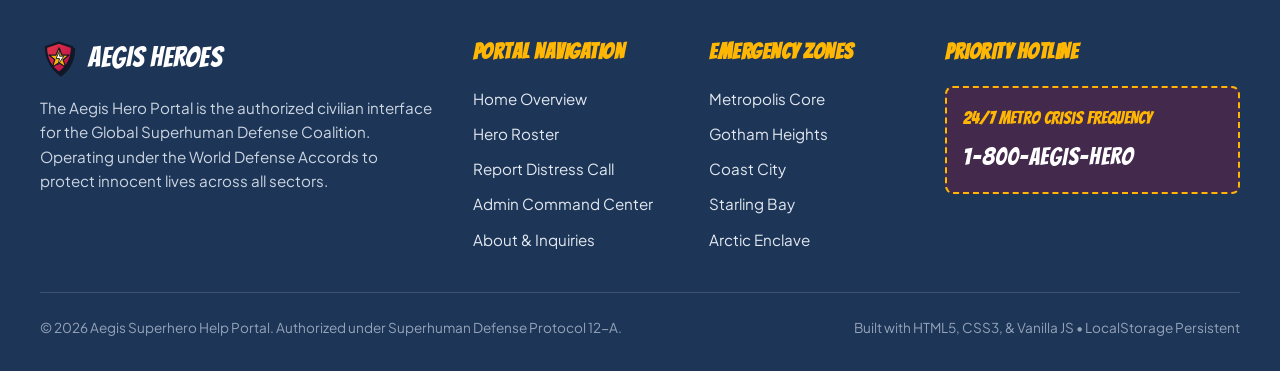
<file: pages/hero-detail.html>
<!DOCTYPE html>
<html lang="en">
<head>
  <meta charset="UTF-8">
  <meta name="viewport" content="width=device-width, initial-scale=1.0">
  <title>Hero Tactical Dossier | Aegis Hero Registry</title>
  <meta name="description" content="Detailed tactical overview, combat metrics, superpowers, and dispatch clearance for registered superheroes.">
  <link rel="icon" type="image/svg+xml" href="../assets/favicon.svg">
  <!-- Stylesheets -->
  <link rel="stylesheet" href="../css/main.css">
  <link rel="stylesheet" href="../css/heroes.css">
</head>
<body>

  <!-- Site Navigation -->
  <header class="site-header">
    <div class="nav-container">
      <a href="../index.html" class="brand-logo" aria-label="Aegis Hero Portal Homepage">
        <img src="../assets/favicon.svg" alt="Aegis Shield" class="brand-icon">
        <span>AEGIS <span class="brand-highlight">HEROES</span></span>
      </a>

      <!-- Mobile Hamburger Button -->
      <button class="hamburger-btn" id="hamburgerBtn" aria-label="Toggle Navigation Menu" aria-expanded="false" aria-controls="navMenu">
        <span class="bar"></span>
        <span class="bar"></span>
        <span class="bar"></span>
      </button>

      <!-- Nav Links -->
      <nav>
        <ul class="nav-menu" id="navMenu">
          <li><a href="../index.html" class="nav-link">Home</a></li>
          <li><a href="heroes.html" class="nav-link active">Heroes</a></li>
          <li><a href="report.html" class="nav-link">Report an Issue</a></li>
          <li><a href="admin.html" class="nav-link">Admin Dashboard</a></li>
          <li><a href="about-contact.html" class="nav-link">About &amp; Contact</a></li>
          <li class="nav-cta">
            <a href="report.html" class="btn btn-primary btn-sm">🚨 Emergency SOS</a>
          </li>
        </ul>
      </nav>
    </div>
  </header>

  <!-- Main Content Container -->
  <main class="main-content">
    <div class="container" id="heroDetailContainer">
      <!-- Dynamic Hero Profile Rendered via js/hero-detail.js -->
    </div>
  </main>

  <!-- Site Footer -->
  <footer class="site-footer">
    <div class="container">
      <div class="footer-grid">
        <div class="footer-brand">
          <div class="brand-logo">
            <img src="../assets/favicon.svg" alt="Aegis Shield" class="brand-icon">
            <span>AEGIS HEROES</span>
          </div>
          <p class="footer-desc">
            The Aegis Hero Portal is the authorized civilian interface for the Global Superhuman Defense Coalition. Operating under the World Defense Accords to protect innocent lives across all sectors.
          </p>
        </div>

        <div>
          <h4 class="footer-title">Portal Navigation</h4>
          <ul class="footer-links">
            <li><a href="../index.html">Home Overview</a></li>
            <li><a href="heroes.html">Hero Roster</a></li>
            <li><a href="report.html">Report Distress Call</a></li>
            <li><a href="admin.html">Admin Command Center</a></li>
            <li><a href="about-contact.html">About &amp; Inquiries</a></li>
          </ul>
        </div>

        <div>
          <h4 class="footer-title">Emergency Zones</h4>
          <ul class="footer-links">
            <li><a href="heroes.html">Metropolis Core</a></li>
            <li><a href="heroes.html">Gotham Heights</a></li>
            <li><a href="heroes.html">Coast City</a></li>
            <li><a href="heroes.html">Starling Bay</a></li>
            <li><a href="heroes.html">Arctic Enclave</a></li>
          </ul>
        </div>

        <div>
          <h4 class="footer-title">Priority Hotline</h4>
          <div class="footer-hotline">
            <div class="footer-hotline-title">24/7 METRO CRISIS FREQUENCY</div>
            <div class="footer-hotline-num">1-800-AEGIS-HERO</div>
          </div>
        </div>
      </div>

      <div class="footer-bottom">
        <div>&copy; 2026 Aegis Superhero Help Portal. Authorized under Superhuman Defense Protocol 12-A.</div>
        <div>Built with HTML5, CSS3, &amp; Vanilla JS &bull; LocalStorage Persistent</div>
      </div>
    </div>
  </footer>

  <!-- Scripts -->
  <script src="../js/data.js"></script>
  <script src="../js/storage.js"></script>
  <script src="../js/navbar.js"></script>
  <script src="../js/hero-detail.js"></script>
</body>
</html>
</file>
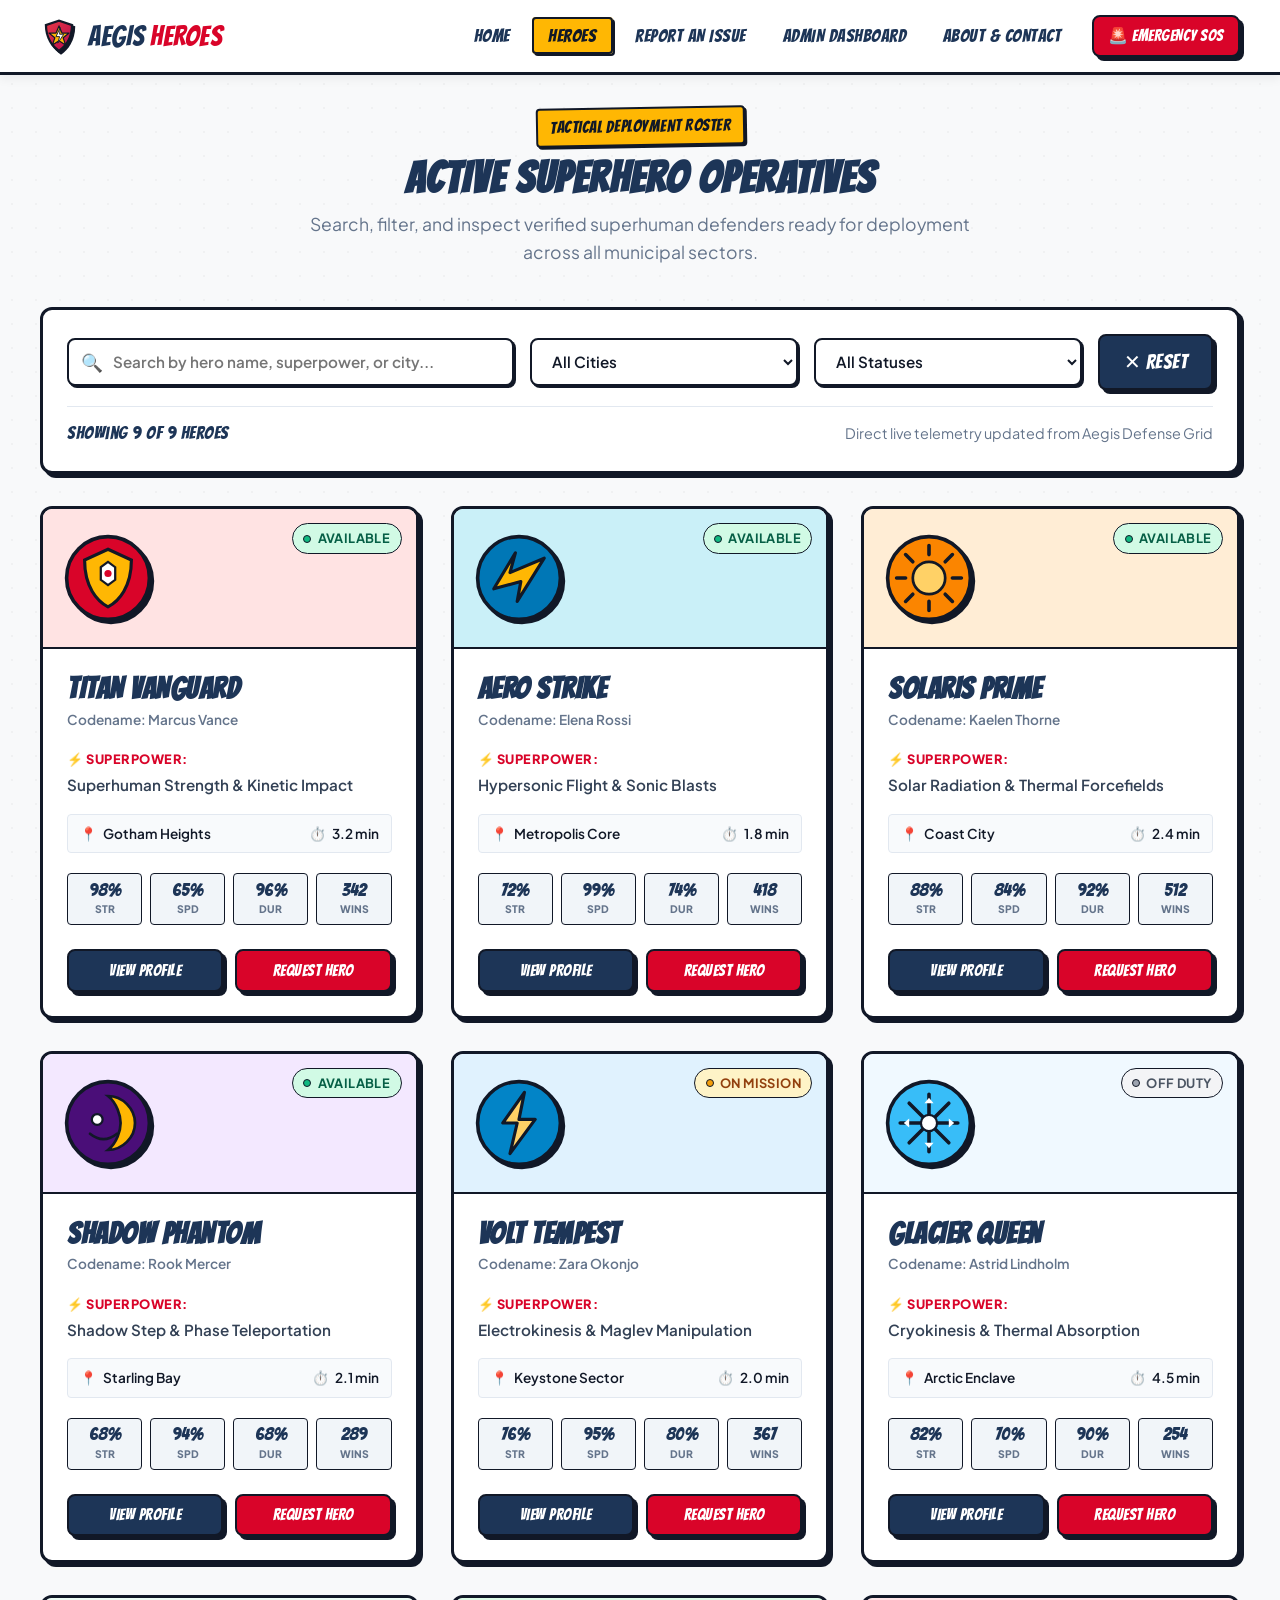
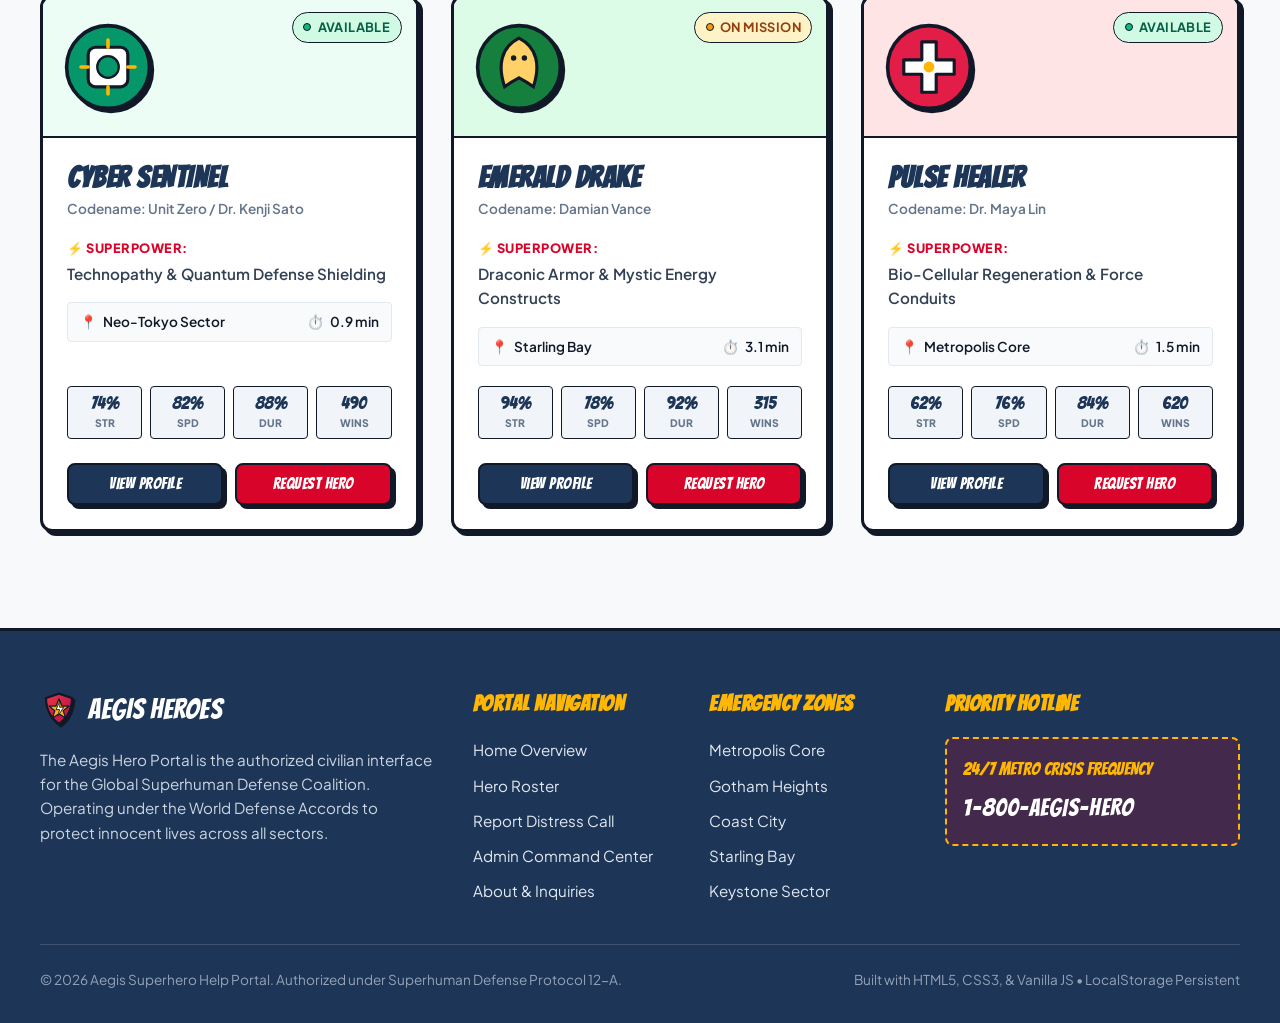
<file: pages/heroes.html>
<!DOCTYPE html>
<html lang="en">
<head>
  <meta charset="UTF-8">
  <meta name="viewport" content="width=device-width, initial-scale=1.0">
  <title>Superhero Roster | Aegis Hero Registry</title>
  <meta name="description" content="Explore active superhero defenders. Filter by defense zone, status, and superpowers.">
  <link rel="icon" type="image/svg+xml" href="../assets/favicon.svg">
  <!-- Stylesheets -->
  <link rel="stylesheet" href="../css/main.css">
  <link rel="stylesheet" href="../css/heroes.css">
</head>
<body>

  <!-- Site Navigation -->
  <header class="site-header">
    <div class="nav-container">
      <a href="../index.html" class="brand-logo" aria-label="Aegis Hero Portal Homepage">
        <img src="../assets/favicon.svg" alt="Aegis Shield" class="brand-icon">
        <span>AEGIS <span class="brand-highlight">HEROES</span></span>
      </a>

      <!-- Mobile Hamburger Button -->
      <button class="hamburger-btn" id="hamburgerBtn" aria-label="Toggle Navigation Menu" aria-expanded="false" aria-controls="navMenu">
        <span class="bar"></span>
        <span class="bar"></span>
        <span class="bar"></span>
      </button>

      <!-- Nav Links -->
      <nav>
        <ul class="nav-menu" id="navMenu">
          <li><a href="../index.html" class="nav-link">Home</a></li>
          <li><a href="heroes.html" class="nav-link active">Heroes</a></li>
          <li><a href="report.html" class="nav-link">Report an Issue</a></li>
          <li><a href="admin.html" class="nav-link">Admin Dashboard</a></li>
          <li><a href="about-contact.html" class="nav-link">About &amp; Contact</a></li>
          <li class="nav-cta">
            <a href="report.html" class="btn btn-primary btn-sm">🚨 Emergency SOS</a>
          </li>
        </ul>
      </nav>
    </div>
  </header>

  <!-- Main Content -->
  <main class="main-content">
    <div class="container py-5">

      <!-- Section Title Header -->
      <div class="section-header">
        <span class="comic-badge">TACTICAL DEPLOYMENT ROSTER</span>
        <h1 class="section-title">ACTIVE SUPERHERO OPERATIVES</h1>
        <p class="section-subtitle">
          Search, filter, and inspect verified superhuman defenders ready for deployment across all municipal sectors.
        </p>
      </div>

      <!-- Filter & Search Toolbar -->
      <section class="filter-toolbar-card" aria-label="Hero Search and Filters">
        <div class="filter-toolbar-grid">
          <!-- Live Keyword Search -->
          <div class="search-input-wrap">
            <span class="search-icon" aria-hidden="true">🔍</span>
            <input 
              type="text" 
              id="heroSearchInput" 
              class="comic-input" 
              placeholder="Search by hero name, superpower, or city..." 
              aria-label="Search heroes"
            >
          </div>

          <!-- City Filter Dropdown -->
          <div>
            <select id="cityFilter" class="comic-select" aria-label="Filter by city zone">
              <option value="All Cities">All Cities</option>
            </select>
          </div>

          <!-- Status Filter Dropdown -->
          <div>
            <select id="statusFilter" class="comic-select" aria-label="Filter by availability status">
              <option value="All Statuses">All Statuses</option>
              <option value="Available">Available Only</option>
              <option value="On Mission">On Mission</option>
              <option value="Off Duty">Off Duty</option>
            </select>
          </div>

          <!-- Reset Filter Button -->
          <div>
            <button type="button" id="resetFiltersBtn" class="btn btn-secondary btn-block">
              ✕ Reset
            </button>
          </div>
        </div>

        <div class="filter-status-row">
          <span class="results-count-badge" id="heroesResultCount">Showing 9 of 9 Heroes</span>
          <span class="text-muted">Direct live telemetry updated from Aegis Defense Grid</span>
        </div>
      </section>

      <!-- Heroes Cards Grid -->
      <section>
        <div class="heroes-grid" id="heroesGrid">
          <!-- Populated dynamically via js/heroes.js -->
        </div>
      </section>

    </div>
  </main>

  <!-- Site Footer -->
  <footer class="site-footer">
    <div class="container">
      <div class="footer-grid">
        <div class="footer-brand">
          <div class="brand-logo">
            <img src="../assets/favicon.svg" alt="Aegis Shield" class="brand-icon">
            <span>AEGIS HEROES</span>
          </div>
          <p class="footer-desc">
            The Aegis Hero Portal is the authorized civilian interface for the Global Superhuman Defense Coalition. Operating under the World Defense Accords to protect innocent lives across all sectors.
          </p>
        </div>

        <div>
          <h4 class="footer-title">Portal Navigation</h4>
          <ul class="footer-links">
            <li><a href="../index.html">Home Overview</a></li>
            <li><a href="heroes.html">Hero Roster</a></li>
            <li><a href="report.html">Report Distress Call</a></li>
            <li><a href="admin.html">Admin Command Center</a></li>
            <li><a href="about-contact.html">About &amp; Inquiries</a></li>
          </ul>
        </div>

        <div>
          <h4 class="footer-title">Emergency Zones</h4>
          <ul class="footer-links">
            <li><a href="heroes.html">Metropolis Core</a></li>
            <li><a href="heroes.html">Gotham Heights</a></li>
            <li><a href="heroes.html">Coast City</a></li>
            <li><a href="heroes.html">Starling Bay</a></li>
            <li><a href="heroes.html">Keystone Sector</a></li>
          </ul>
        </div>

        <div>
          <h4 class="footer-title">Priority Hotline</h4>
          <div class="footer-hotline">
            <div class="footer-hotline-title">24/7 METRO CRISIS FREQUENCY</div>
            <div class="footer-hotline-num">1-800-AEGIS-HERO</div>
          </div>
        </div>
      </div>

      <div class="footer-bottom">
        <div>&copy; 2026 Aegis Superhero Help Portal. Authorized under Superhuman Defense Protocol 12-A.</div>
        <div>Built with HTML5, CSS3, &amp; Vanilla JS &bull; LocalStorage Persistent</div>
      </div>
    </div>
  </footer>

  <!-- Scripts -->
  <script src="../js/data.js"></script>
  <script src="../js/storage.js"></script>
  <script src="../js/navbar.js"></script>
  <script src="../js/heroes.js"></script>
</body>
</html>
</file>
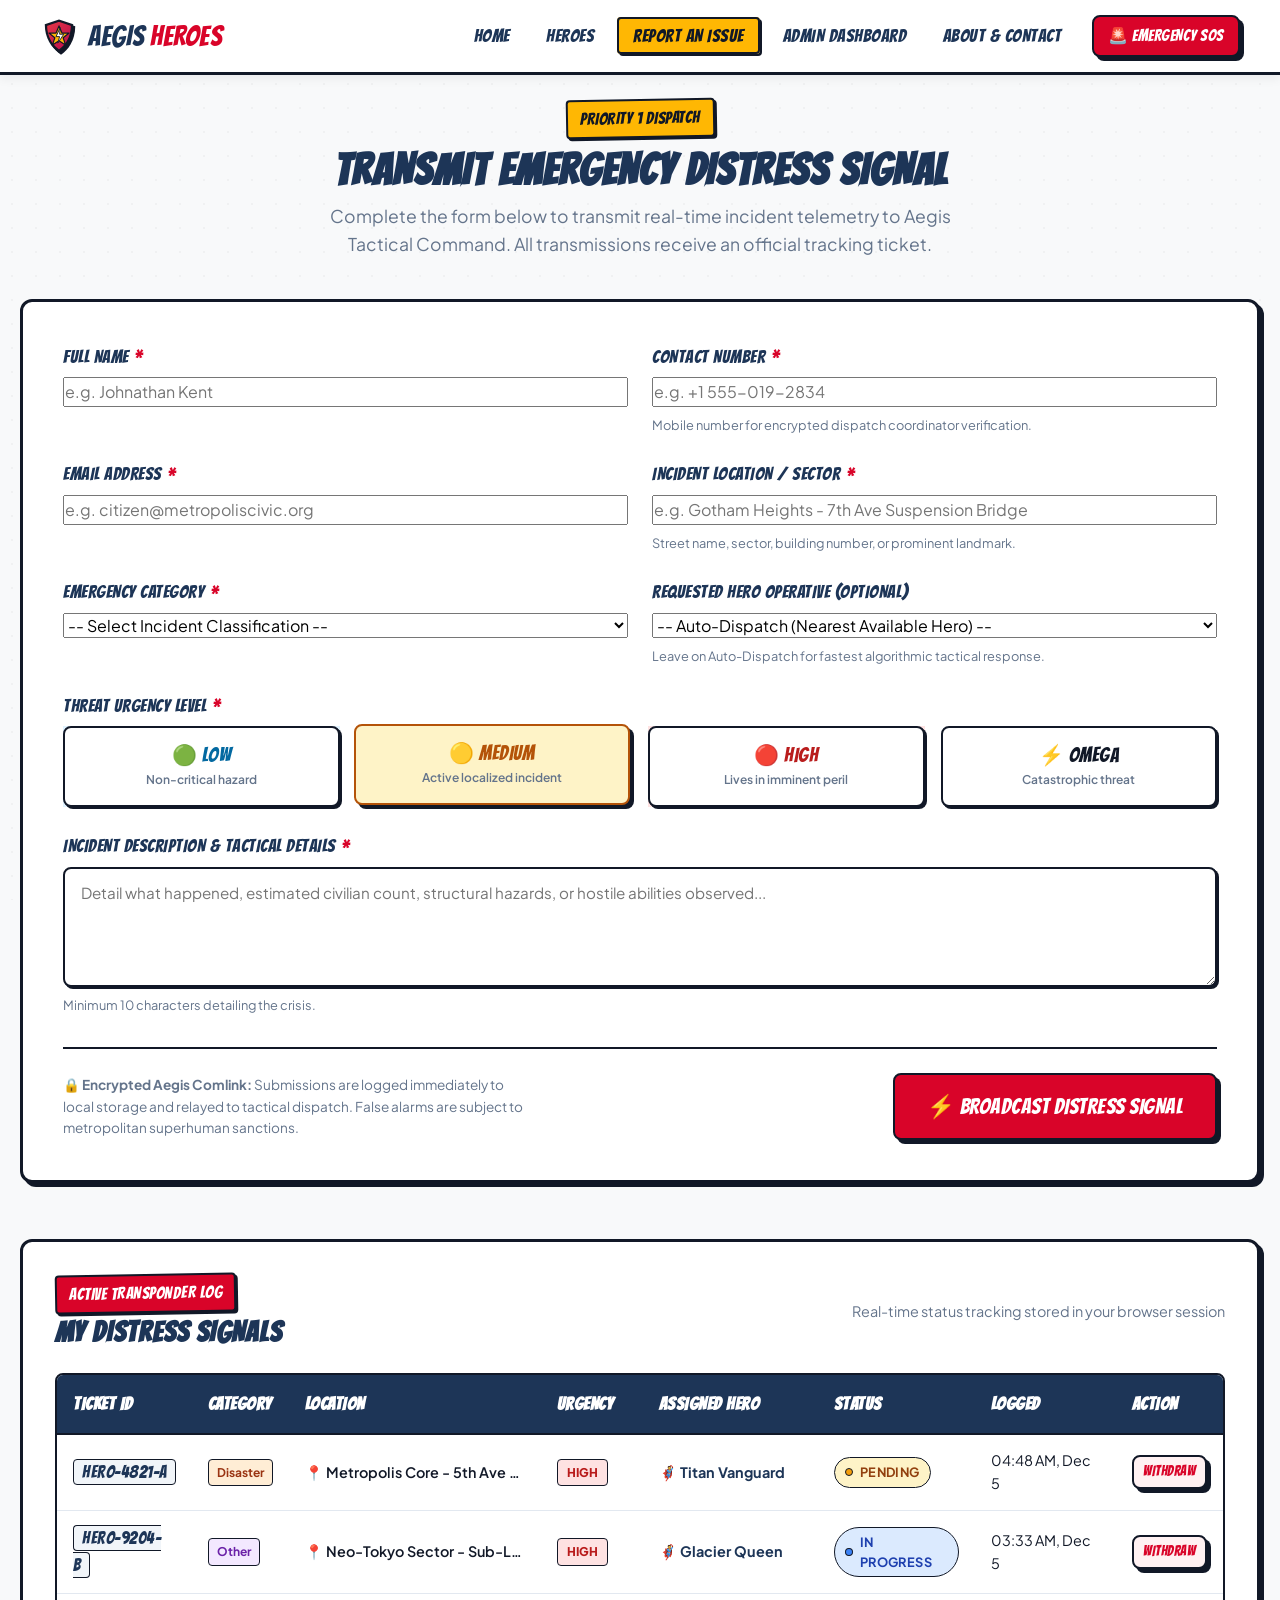
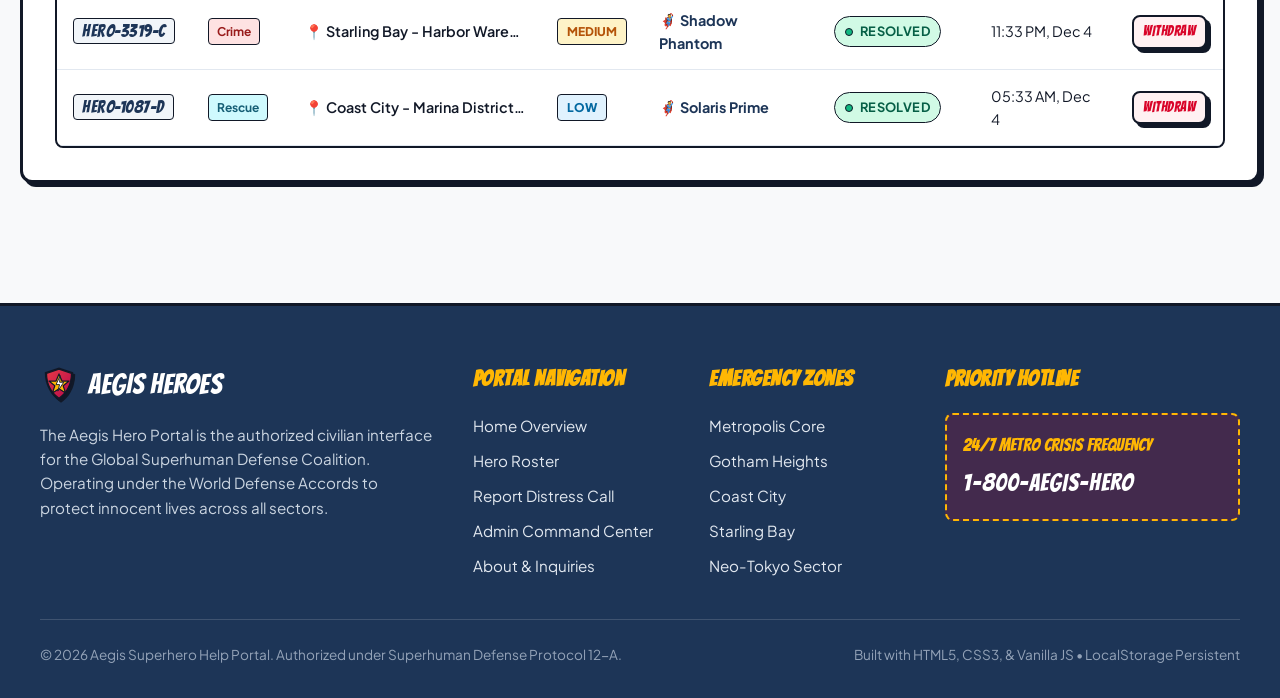
<file: pages/report.html>
<!DOCTYPE html>
<html lang="en">
<head>
  <meta charset="UTF-8">
  <meta name="viewport" content="width=device-width, initial-scale=1.0">
  <title>Report an Issue | Aegis Emergency Dispatch</title>
  <meta name="description" content="Transmit an emergency distress signal to the Aegis Superhero Network. Direct dispatch with live ticket tracking.">
  <link rel="icon" type="image/svg+xml" href="../assets/favicon.svg">
  <!-- Stylesheets -->
  <link rel="stylesheet" href="../css/main.css">
  <link rel="stylesheet" href="../css/forms.css">
</head>
<body>

  <!-- Site Navigation -->
  <header class="site-header">
    <div class="nav-container">
      <a href="../index.html" class="brand-logo" aria-label="Aegis Hero Portal Homepage">
        <img src="../assets/favicon.svg" alt="Aegis Shield" class="brand-icon">
        <span>AEGIS <span class="brand-highlight">HEROES</span></span>
      </a>

      <!-- Mobile Hamburger Button -->
      <button class="hamburger-btn" id="hamburgerBtn" aria-label="Toggle Navigation Menu" aria-expanded="false" aria-controls="navMenu">
        <span class="bar"></span>
        <span class="bar"></span>
        <span class="bar"></span>
      </button>

      <!-- Nav Links -->
      <nav>
        <ul class="nav-menu" id="navMenu">
          <li><a href="../index.html" class="nav-link">Home</a></li>
          <li><a href="heroes.html" class="nav-link">Heroes</a></li>
          <li><a href="report.html" class="nav-link active">Report an Issue</a></li>
          <li><a href="admin.html" class="nav-link">Admin Dashboard</a></li>
          <li><a href="about-contact.html" class="nav-link">About &amp; Contact</a></li>
          <li class="nav-cta">
            <a href="report.html" class="btn btn-primary btn-sm">🚨 Emergency SOS</a>
          </li>
        </ul>
      </nav>
    </div>
  </header>

  <!-- Main Content -->
  <main class="main-content">
    <div class="container request-page-wrapper">

      <!-- Section Header -->
      <div class="section-header">
        <span class="comic-badge">PRIORITY 1 DISPATCH</span>
        <h1 class="section-title">TRANSMIT EMERGENCY DISTRESS SIGNAL</h1>
        <p class="section-subtitle">
          Complete the form below to transmit real-time incident telemetry to Aegis Tactical Command.
          All transmissions receive an official tracking ticket.
        </p>
      </div>

      <!-- Distress Form Card -->
      <section class="request-form-card">
        <form id="helpRequestForm" novalidate>
          
          <!-- Row 1: Name and Contact Phone -->
          <div class="form-grid-row">
            <div class="form-group">
              <label for="fullName" class="form-label">
                Full Name <span class="required-star">*</span>
              </label>
              <input 
                type="text" 
                id="fullName" 
                class="comic-input" 
                placeholder="e.g. Johnathan Kent" 
                autocomplete="name"
                required
              >
              <span class="field-error" id="fullNameError"></span>
            </div>

            <div class="form-group">
              <label for="contactNumber" class="form-label">
                Contact Number <span class="required-star">*</span>
              </label>
              <input 
                type="tel" 
                id="contactNumber" 
                class="comic-input" 
                placeholder="e.g. +1 555-019-2834" 
                autocomplete="tel"
                required
              >
              <span class="field-hint">Mobile number for encrypted dispatch coordinator verification.</span>
              <span class="field-error" id="contactNumberError"></span>
            </div>
          </div>

          <!-- Row 2: Email and Location -->
          <div class="form-grid-row">
            <div class="form-group">
              <label for="email" class="form-label">
                Email Address <span class="required-star">*</span>
              </label>
              <input 
                type="email" 
                id="email" 
                class="comic-input" 
                placeholder="e.g. citizen@metropoliscivic.org" 
                autocomplete="email"
                required
              >
              <span class="field-error" id="emailError"></span>
            </div>

            <div class="form-group">
              <label for="location" class="form-label">
                Incident Location / Sector <span class="required-star">*</span>
              </label>
              <input 
                type="text" 
                id="location" 
                class="comic-input" 
                placeholder="e.g. Gotham Heights - 7th Ave Suspension Bridge" 
                required
              >
              <span class="field-hint">Street name, sector, building number, or prominent landmark.</span>
              <span class="field-error" id="locationError"></span>
            </div>
          </div>

          <!-- Row 3: Category and Preferred Hero -->
          <div class="form-grid-row">
            <div class="form-group">
              <label for="category" class="form-label">
                Emergency Category <span class="required-star">*</span>
              </label>
              <select id="category" class="comic-select" required>
                <option value="">-- Select Incident Classification --</option>
                <option value="Rescue">Civilian Rescue &amp; Evacuation</option>
                <option value="Crime">Armed Crime / Supervillain Incursion</option>
                <option value="Disaster">Natural / Seismic / Infrastructure Disaster</option>
                <option value="Other">Mystical / Biohazard / Cyber Anomaly</option>
              </select>
              <span class="field-error" id="categoryError"></span>
            </div>

            <div class="form-group">
              <label for="preferredHero" class="form-label">
                Requested Hero Operative (Optional)
              </label>
              <select id="preferredHero" class="comic-select">
                <option value="Any Available Hero">-- Auto-Dispatch (Nearest Available Hero) --</option>
              </select>
              <span class="field-hint">Leave on Auto-Dispatch for fastest algorithmic tactical response.</span>
            </div>
          </div>

          <!-- Row 4: Urgency Level Dial -->
          <div class="form-group">
            <label class="form-label">
              Threat Urgency Level <span class="required-star">*</span>
            </label>
            <div class="urgency-selector-grid">
              
              <!-- Low -->
              <label class="urgency-option-card urgency-low">
                <input type="radio" name="urgency" value="Low" id="urgencyLow">
                <div class="urgency-content">
                  <span class="urgency-title">🟢 Low</span>
                  <span class="urgency-desc">Non-critical hazard</span>
                </div>
              </label>

              <!-- Medium -->
              <label class="urgency-option-card urgency-med">
                <input type="radio" name="urgency" value="Medium" id="urgencyMedium" checked>
                <div class="urgency-content">
                  <span class="urgency-title">🟡 Medium</span>
                  <span class="urgency-desc">Active localized incident</span>
                </div>
              </label>

              <!-- High -->
              <label class="urgency-option-card urgency-high">
                <input type="radio" name="urgency" value="High" id="urgencyHigh">
                <div class="urgency-content">
                  <span class="urgency-title">🔴 High</span>
                  <span class="urgency-desc">Lives in imminent peril</span>
                </div>
              </label>

              <!-- Critical -->
              <label class="urgency-option-card urgency-crit">
                <input type="radio" name="urgency" value="Critical" id="urgencyCritical">
                <div class="urgency-content">
                  <span class="urgency-title">⚡ Omega</span>
                  <span class="urgency-desc">Catastrophic threat</span>
                </div>
              </label>

            </div>
          </div>

          <!-- Row 5: Description -->
          <div class="form-group">
            <label for="description" class="form-label">
              Incident Description &amp; Tactical Details <span class="required-star">*</span>
            </label>
            <textarea 
              id="description" 
              class="comic-textarea" 
              placeholder="Detail what happened, estimated civilian count, structural hazards, or hostile abilities observed..."
              required
            ></textarea>
            <span class="field-hint">Minimum 10 characters detailing the crisis.</span>
            <span class="field-error" id="descriptionError"></span>
          </div>

          <!-- Form Actions Bar -->
          <div class="form-actions-bar">
            <div class="form-disclaimer">
              🔒 <strong>Encrypted Aegis Comlink:</strong> Submissions are logged immediately to local storage and relayed to tactical dispatch. False alarms are subject to metropolitan superhuman sanctions.
            </div>
            <button type="submit" class="btn btn-primary btn-lg pulse-glow" id="submitHelpBtn">
              ⚡ Broadcast Distress Signal
            </button>
          </div>

        </form>
      </section>

      <!-- "My Requests" Live Status Table -->
      <section class="my-requests-section">
        <div class="my-requests-header">
          <div>
            <span class="comic-badge badge-alt">ACTIVE TRANSPONDER LOG</span>
            <h2 class="section-title" style="font-size: 1.8rem; margin: 0.25rem 0 0;">MY DISTRESS SIGNALS</h2>
          </div>
          <p class="text-muted" style="margin: 0; font-size: 0.9rem;">
            Real-time status tracking stored in your browser session
          </p>
        </div>

        <div class="table-responsive-wrapper">
          <table class="comic-table" aria-label="My submitted help requests">
            <thead>
              <tr>
                <th scope="col">Ticket ID</th>
                <th scope="col">Category</th>
                <th scope="col">Location</th>
                <th scope="col">Urgency</th>
                <th scope="col">Assigned Hero</th>
                <th scope="col">Status</th>
                <th scope="col">Logged</th>
                <th scope="col">Action</th>
              </tr>
            </thead>
            <tbody id="myRequestsTableBody">
              <!-- Populated dynamically via js/request.js -->
            </tbody>
          </table>
        </div>

        <div id="emptyRequestsMsg" class="empty-requests-banner" style="display: none;">
          <p>No active emergency requests found in your local transmitter log.</p>
        </div>
      </section>

    </div>
  </main>

  <!-- Ticket Confirmation Modal -->
  <div class="comic-modal-backdrop" id="confirmationModal" role="dialog" aria-modal="true" aria-labelledby="modalTitle">
    <div class="comic-modal">
      <div class="modal-header">
        <h3 class="modal-title" id="modalTitle">⚡ SIGNAL BROADCAST CONFIRMED!</h3>
      </div>
      <div class="modal-body">
        <p class="confirmation-instructions">
          Your distress transmission has pierced the Aegis defense grid. An emergency ticket has been cut and queued for heroic intervention.
        </p>

        <div class="ticket-receipt-card">
          <div class="ticket-meta-label">OFFICIAL DISPATCH TICKET ID</div>
          <div class="ticket-receipt-id" id="modalTicketId">#HERO-0000-X</div>

          <div class="ticket-meta-grid">
            <div class="ticket-meta-item">
              <span class="ticket-meta-label">Assigned Target:</span>
              <span class="ticket-meta-val" id="modalHeroName">Auto-Dispatch</span>
            </div>
            <div class="ticket-meta-item">
              <span class="ticket-meta-label">Threat Level:</span>
              <span class="ticket-meta-val"><span id="modalUrgency" class="urgency-pill urgency-medium">Medium</span></span>
            </div>
            <div class="ticket-meta-item" style="grid-column: 1 / -1;">
              <span class="ticket-meta-label">Incident Sector:</span>
              <span class="ticket-meta-val" id="modalLocation">Metropolis Core</span>
            </div>
          </div>
        </div>

        <p class="text-muted" style="font-size: 0.85rem; text-align: center;">
          Remain in a secure perimeter if possible. You can monitor live status under the <strong>My Distress Signals</strong> table below.
        </p>
      </div>
      <div class="modal-footer">
        <button type="button" class="btn btn-primary" id="closeModalBtn">
          Acknowledge &amp; Track Signal
        </button>
      </div>
    </div>
  </div>

  <!-- Site Footer -->
  <footer class="site-footer">
    <div class="container">
      <div class="footer-grid">
        <div class="footer-brand">
          <div class="brand-logo">
            <img src="../assets/favicon.svg" alt="Aegis Shield" class="brand-icon">
            <span>AEGIS HEROES</span>
          </div>
          <p class="footer-desc">
            The Aegis Hero Portal is the authorized civilian interface for the Global Superhuman Defense Coalition. Operating under the World Defense Accords to protect innocent lives across all sectors.
          </p>
        </div>

        <div>
          <h4 class="footer-title">Portal Navigation</h4>
          <ul class="footer-links">
            <li><a href="../index.html">Home Overview</a></li>
            <li><a href="heroes.html">Hero Roster</a></li>
            <li><a href="report.html">Report Distress Call</a></li>
            <li><a href="admin.html">Admin Command Center</a></li>
            <li><a href="about-contact.html">About &amp; Inquiries</a></li>
          </ul>
        </div>

        <div>
          <h4 class="footer-title">Emergency Zones</h4>
          <ul class="footer-links">
            <li><a href="heroes.html">Metropolis Core</a></li>
            <li><a href="heroes.html">Gotham Heights</a></li>
            <li><a href="heroes.html">Coast City</a></li>
            <li><a href="heroes.html">Starling Bay</a></li>
            <li><a href="heroes.html">Neo-Tokyo Sector</a></li>
          </ul>
        </div>

        <div>
          <h4 class="footer-title">Priority Hotline</h4>
          <div class="footer-hotline">
            <div class="footer-hotline-title">24/7 METRO CRISIS FREQUENCY</div>
            <div class="footer-hotline-num">1-800-AEGIS-HERO</div>
          </div>
        </div>
      </div>

      <div class="footer-bottom">
        <div>&copy; 2026 Aegis Superhero Help Portal. Authorized under Superhuman Defense Protocol 12-A.</div>
        <div>Built with HTML5, CSS3, &amp; Vanilla JS &bull; LocalStorage Persistent</div>
      </div>
    </div>
  </footer>

  <!-- Scripts -->
  <script src="../js/data.js"></script>
  <script src="../js/storage.js"></script>
  <script src="../js/navbar.js"></script>
  <script src="../js/request.js"></script>
</body>
</html>
</file>
<file: css/main.css>
/* ==========================================================================
   Superhero Help Portal - Main Comic Design System & Core Styles
   ========================================================================== */

@import url('https://fonts.googleapis.com/css2?family=Bangers&family=Plus+Jakarta+Sans:wght@400;500;600;700;800&display=swap');

:root {
  /* Comic Primary Palette */
  --color-primary: #d90429;       /* Hero Crimson */
  --color-primary-dark: #b7094c;  /* Deep Crimson */
  --color-secondary: #1d3557;     /* Comic Cobalt Navy */
  --color-secondary-light: #457b9d;
  --color-accent: #ffb703;        /* Action Gold */
  --color-accent-dark: #fb8500;   /* Energetic Amber */
  --color-dark: #111827;          /* Jet Ink Black */
  --color-light: #ffffff;
  --color-bg: #f8f9fa;            /* Clean Comic Canvas */
  --color-surface: #ffffff;
  --color-border: #111827;
  --color-muted: #64748b;

  /* Status Colors */
  --color-available: #10b981;
  --color-on-mission: #f59e0b;
  --color-off-duty: #6b7280;
  --color-resolved: #10b981;
  --color-pending: #f59e0b;

  /* Typography */
  --font-display: 'Bangers', cursive, sans-serif;
  --font-sans: 'Plus Jakarta Sans', -apple-system, BlinkMacSystemFont, "Segoe UI", Roboto, sans-serif;

  /* Comic Layout & Shadows */
  --comic-border: 2.5px solid var(--color-border);
  --comic-border-thick: 3.5px solid var(--color-border);
  --comic-shadow: 4px 4px 0px var(--color-border);
  --comic-shadow-sm: 2px 2px 0px var(--color-border);
  --comic-shadow-lg: 6px 6px 0px var(--color-border);
  --comic-shadow-hover: 6px 6px 0px var(--color-border);

  --radius-sm: 4px;
  --radius-md: 8px;
  --radius-lg: 12px;
  --radius-pill: 9999px;

  --transition-fast: 0.15s cubic-bezier(0.4, 0, 0.2, 1);
  --transition-base: 0.25s cubic-bezier(0.4, 0, 0.2, 1);
}

/* --------------------------------------------------------------------------
   Reset & Base Styles
   -------------------------------------------------------------------------- */
*, *::before, *::after {
  box-sizing: border-box;
  margin: 0;
  padding: 0;
}

html {
  font-size: 16px;
  scroll-behavior: smooth;
}

body {
  font-family: var(--font-sans);
  color: var(--color-dark);
  background-color: var(--color-bg);
  line-height: 1.6;
  min-height: 100vh;
  display: flex;
  flex-direction: column;
  overflow-x: hidden;
  position: relative;
}

/* Subtle Comic Halftone Dot Canvas Pattern */
body::before {
  content: "";
  position: fixed;
  top: 0;
  left: 0;
  width: 100%;
  height: 100%;
  pointer-events: none;
  background-image: radial-gradient(#111827 0.75px, transparent 0.75px);
  background-size: 24px 24px;
  opacity: 0.035;
  z-index: -1;
}

a {
  color: inherit;
  text-decoration: none;
  transition: color var(--transition-fast);
}

img, svg {
  display: block;
  max-width: 100%;
}

button, input, select, textarea {
  font: inherit;
}

/* --------------------------------------------------------------------------
   Layout Containers & Utilities
   -------------------------------------------------------------------------- */
.container {
  width: 100%;
  max-width: 1240px;
  margin: 0 auto;
  padding: 0 1.25rem;
}

.main-content {
  flex: 1 0 auto;
  padding-bottom: 4rem;
}

.text-center { text-align: center; }
.text-muted { color: var(--color-muted); }
.bold { font-weight: 700; }
.py-5 { padding-top: 2rem; padding-bottom: 2rem; }

/* --------------------------------------------------------------------------
   Comic Badges & Typography
   -------------------------------------------------------------------------- */
.comic-badge {
  display: inline-flex;
  align-items: center;
  gap: 0.35rem;
  background-color: var(--color-accent);
  color: var(--color-dark);
  font-family: var(--font-display);
  font-size: 1.05rem;
  letter-spacing: 0.5px;
  padding: 0.25rem 0.75rem;
  border: var(--comic-border);
  box-shadow: var(--comic-shadow-sm);
  border-radius: var(--radius-sm);
  text-transform: uppercase;
  transform: rotate(-1deg);
}

.comic-badge.badge-alt {
  background-color: var(--color-primary);
  color: var(--color-light);
}

.section-header {
  margin-bottom: 2.5rem;
  text-align: center;
}

.section-title {
  font-family: var(--font-display);
  font-size: clamp(2rem, 4vw, 2.75rem);
  letter-spacing: 1px;
  color: var(--color-secondary);
  text-transform: uppercase;
  margin-top: 0.5rem;
  line-height: 1.1;
}

.section-subtitle {
  color: var(--color-muted);
  font-size: 1.1rem;
  max-width: 680px;
  margin: 0.5rem auto 0;
}

/* --------------------------------------------------------------------------
   Buttons (Comic Pop Styling)
   -------------------------------------------------------------------------- */
.btn {
  display: inline-flex;
  align-items: center;
  justify-content: center;
  gap: 0.5rem;
  font-family: var(--font-display);
  font-size: 1.25rem;
  letter-spacing: 0.5px;
  text-transform: uppercase;
  padding: 0.65rem 1.5rem;
  border: var(--comic-border);
  box-shadow: var(--comic-shadow);
  border-radius: var(--radius-md);
  cursor: pointer;
  transition: transform var(--transition-fast), box-shadow var(--transition-fast), background-color var(--transition-fast);
  user-select: none;
  white-space: nowrap;
}

.btn:hover {
  transform: translate(-2px, -2px);
  box-shadow: var(--comic-shadow-hover);
}

.btn:active {
  transform: translate(2px, 2px);
  box-shadow: 1px 1px 0px var(--color-border);
}

.btn-primary {
  background-color: var(--color-primary);
  color: var(--color-light);
}
.btn-primary:hover {
  background-color: #ef233c;
}

.btn-secondary {
  background-color: var(--color-secondary);
  color: var(--color-light);
}
.btn-secondary:hover {
  background-color: #2b4c7e;
}

.btn-accent {
  background-color: var(--color-accent);
  color: var(--color-dark);
}
.btn-accent:hover {
  background-color: #ffc229;
}

.btn-success {
  background-color: #10b981;
  color: var(--color-light);
}
.btn-success:hover {
  background-color: #059669;
}

.btn-danger-outline {
  background-color: #fff1f2;
  color: var(--color-primary);
}
.btn-danger-outline:hover {
  background-color: #ffe4e6;
}

.btn-sm {
  font-size: 1rem;
  padding: 0.4rem 0.9rem;
}

.btn-xs {
  font-size: 0.85rem;
  padding: 0.25rem 0.6rem;
  border-width: 2px;
}

.btn-lg {
  font-size: 1.4rem;
  padding: 0.85rem 2rem;
}

.btn-block {
  display: flex;
  width: 100%;
}

/* --------------------------------------------------------------------------
   Header & Responsive Navbar
   -------------------------------------------------------------------------- */
.site-header {
  position: sticky;
  top: 0;
  z-index: 100;
  background-color: var(--color-surface);
  border-bottom: var(--comic-border-thick);
  box-shadow: 0 4px 10px rgba(17, 24, 39, 0.06);
}

.nav-container {
  display: flex;
  align-items: center;
  justify-content: space-between;
  height: 72px;
  padding: 0 1.25rem;
  max-width: 1240px;
  margin: 0 auto;
}

.brand-logo {
  display: flex;
  align-items: center;
  gap: 0.65rem;
  font-family: var(--font-display);
  font-size: 1.75rem;
  color: var(--color-secondary);
  letter-spacing: 0.5px;
}

.brand-icon {
  width: 38px;
  height: 38px;
  filter: drop-shadow(2px 2px 0px var(--color-border));
}

.brand-highlight {
  color: var(--color-primary);
}

.nav-menu {
  display: flex;
  align-items: center;
  gap: 0.5rem;
  list-style: none;
}

.nav-link {
  font-family: var(--font-display);
  font-size: 1.15rem;
  letter-spacing: 0.5px;
  text-transform: uppercase;
  padding: 0.45rem 0.9rem;
  color: var(--color-secondary);
  border-radius: var(--radius-sm);
  transition: all var(--transition-fast);
  position: relative;
}

.nav-link:hover {
  color: var(--color-primary);
  background-color: #f1f5f9;
}

.nav-link.active {
  background-color: var(--color-accent);
  color: var(--color-dark);
  border: 2px solid var(--color-border);
  box-shadow: 2px 2px 0px var(--color-border);
}

.nav-cta {
  margin-left: 0.5rem;
}

/* Mobile Hamburger Toggle */
.hamburger-btn {
  display: none;
  flex-direction: column;
  justify-content: space-around;
  width: 44px;
  height: 44px;
  background: var(--color-surface);
  border: var(--comic-border);
  box-shadow: var(--comic-shadow-sm);
  border-radius: var(--radius-md);
  padding: 8px;
  cursor: pointer;
  z-index: 102;
}

.hamburger-btn .bar {
  width: 100%;
  height: 3.5px;
  background-color: var(--color-dark);
  border-radius: 2px;
  transition: all var(--transition-fast);
}

.hamburger-btn.is-active .bar:nth-child(1) {
  transform: translateY(8.5px) rotate(45deg);
}
.hamburger-btn.is-active .bar:nth-child(2) {
  opacity: 0;
}
.hamburger-btn.is-active .bar:nth-child(3) {
  transform: translateY(-8.5px) rotate(-45deg);
}

/* --------------------------------------------------------------------------
   Footer
   -------------------------------------------------------------------------- */
.site-footer {
  background-color: var(--color-secondary);
  color: #f8fafc;
  border-top: var(--comic-border-thick);
  padding: 3.5rem 0 2rem;
  margin-top: auto;
}

.footer-grid {
  display: grid;
  grid-template-columns: 2fr 1fr 1fr 1.5fr;
  gap: 2.5rem;
  margin-bottom: 2.5rem;
}

.footer-brand .brand-logo {
  color: #ffffff;
  margin-bottom: 1rem;
}

.footer-desc {
  color: #cbd5e1;
  font-size: 0.95rem;
  line-height: 1.6;
}

.footer-title {
  font-family: var(--font-display);
  font-size: 1.35rem;
  color: var(--color-accent);
  letter-spacing: 0.5px;
  margin-bottom: 1rem;
  text-transform: uppercase;
}

.footer-links {
  list-style: none;
  display: flex;
  flex-direction: column;
  gap: 0.6rem;
}

.footer-links a {
  color: #e2e8f0;
  font-size: 0.95rem;
  transition: color var(--transition-fast);
}

.footer-links a:hover {
  color: var(--color-accent);
  text-decoration: underline;
}

.footer-hotline {
  background-color: rgba(217, 4, 41, 0.2);
  border: 2px dashed var(--color-accent);
  padding: 1rem;
  border-radius: var(--radius-md);
}

.footer-hotline-title {
  font-family: var(--font-display);
  font-size: 1.1rem;
  color: var(--color-accent);
  margin-bottom: 0.35rem;
}

.footer-hotline-num {
  font-family: var(--font-display);
  font-size: 1.5rem;
  color: #ffffff;
  letter-spacing: 1px;
}

.footer-bottom {
  border-top: 1px solid rgba(255, 255, 255, 0.15);
  padding-top: 1.5rem;
  display: flex;
  justify-content: space-between;
  align-items: center;
  font-size: 0.85rem;
  color: #94a3b8;
  flex-wrap: wrap;
  gap: 1rem;
}

/* --------------------------------------------------------------------------
   Chips, Status & Urgency Badges
   -------------------------------------------------------------------------- */
.status-badge, .status-chip {
  display: inline-flex;
  align-items: center;
  gap: 0.4rem;
  font-family: var(--font-sans);
  font-size: 0.8rem;
  font-weight: 700;
  text-transform: uppercase;
  letter-spacing: 0.4px;
  padding: 0.25rem 0.65rem;
  border-radius: var(--radius-pill);
  border: 1.5px solid var(--color-border);
}

.status-dot {
  width: 8px;
  height: 8px;
  border-radius: 50%;
  border: 1px solid var(--color-border);
}

.status-available {
  background-color: #d1fae5;
  color: #065f46;
}
.status-available .status-dot { background-color: #10b981; }

.status-on-mission {
  background-color: #fef3c7;
  color: #92400e;
}
.status-on-mission .status-dot { background-color: #f59e0b; }

.status-off-duty {
  background-color: #f3f4f6;
  color: #4b5563;
}
.status-off-duty .status-dot { background-color: #9ca3af; }

.status-pending {
  background-color: #fef3c7;
  color: #92400e;
}
.status-pending .status-dot { background-color: #f59e0b; }

.status-in-progress {
  background-color: #dbeafe;
  color: #1e40af;
}
.status-in-progress .status-dot { background-color: #3b82f6; }

.status-resolved {
  background-color: #d1fae5;
  color: #065f46;
}
.status-resolved .status-dot { background-color: #10b981; }

.urgency-pill {
  display: inline-block;
  font-size: 0.75rem;
  font-weight: 800;
  text-transform: uppercase;
  padding: 0.2rem 0.55rem;
  border-radius: var(--radius-sm);
  border: 1.5px solid var(--color-border);
}
.urgency-low { background-color: #e0f2fe; color: #0369a1; }
.urgency-medium { background-color: #fef3c7; color: #b45309; }
.urgency-high { background-color: #fee2e2; color: #b91c1c; }
.urgency-critical { background-color: #7f1d1d; color: #ffffff; animation: pulseGlow 1.5s infinite; }

.category-chip {
  display: inline-block;
  font-size: 0.75rem;
  font-weight: 700;
  padding: 0.2rem 0.5rem;
  border-radius: var(--radius-sm);
  background-color: #e2e8f0;
  color: var(--color-dark);
  border: 1px solid var(--color-border);
}
.category-chip.cat-rescue { background-color: #cffafe; color: #155e75; }
.category-chip.cat-crime { background-color: #fee2e2; color: #991b1b; }
.category-chip.cat-disaster { background-color: #ffedd5; color: #9a3412; }
.category-chip.cat-other { background-color: #f3e8ff; color: #6b21a8; }

.comic-ticket-badge {
  font-family: var(--font-display);
  font-size: 1.05rem;
  letter-spacing: 0.5px;
  color: var(--color-secondary);
  background-color: #f1f5f9;
  padding: 0.2rem 0.5rem;
  border: 1.5px solid var(--color-border);
  border-radius: var(--radius-sm);
}

/* --------------------------------------------------------------------------
   Toast Notifications
   -------------------------------------------------------------------------- */
.toast-container {
  position: fixed;
  bottom: 24px;
  right: 24px;
  z-index: 1000;
  display: flex;
  flex-direction: column;
  gap: 0.75rem;
  max-width: 400px;
  pointer-events: none;
}

.comic-toast {
  pointer-events: auto;
  display: flex;
  align-items: center;
  gap: 0.75rem;
  background-color: var(--color-surface);
  color: var(--color-dark);
  border: var(--comic-border);
  box-shadow: var(--comic-shadow);
  border-radius: var(--radius-md);
  padding: 0.85rem 1.25rem;
  font-size: 0.95rem;
  font-weight: 600;
  transform: translateY(20px);
  opacity: 0;
  transition: all var(--transition-base);
}

.comic-toast.show {
  transform: translateY(0);
  opacity: 1;
}

.comic-toast .toast-icon {
  font-size: 1.4rem;
  flex-shrink: 0;
}

.toast-success { border-left: 8px solid #10b981; }
.toast-error { border-left: 8px solid var(--color-primary); }
.toast-info { border-left: 8px solid var(--color-secondary); }
.toast-warning { border-left: 8px solid var(--color-accent); }

/* --------------------------------------------------------------------------
   Comic Modal Popup
   -------------------------------------------------------------------------- */
.comic-modal-backdrop {
  position: fixed;
  top: 0;
  left: 0;
  width: 100vw;
  height: 100vh;
  background-color: rgba(17, 24, 39, 0.7);
  backdrop-filter: blur(3px);
  z-index: 999;
  display: none;
  align-items: center;
  justify-content: center;
  padding: 1rem;
}

.comic-modal-backdrop.is-open {
  display: flex;
}

.comic-modal {
  background-color: var(--color-surface);
  border: var(--comic-border-thick);
  box-shadow: var(--comic-shadow-lg);
  border-radius: var(--radius-lg);
  width: 100%;
  max-width: 520px;
  animation: modalPop 0.25s cubic-bezier(0.175, 0.885, 0.32, 1.275);
  overflow: hidden;
}

.modal-header {
  background-color: var(--color-secondary);
  color: #ffffff;
  padding: 1.25rem 1.5rem;
  border-bottom: var(--comic-border);
  display: flex;
  align-items: center;
  justify-content: space-between;
}

.modal-title {
  font-family: var(--font-display);
  font-size: 1.6rem;
  letter-spacing: 0.5px;
  color: var(--color-accent);
}

.modal-body {
  padding: 1.75rem 1.5rem;
}

.modal-footer {
  padding: 1rem 1.5rem;
  background-color: #f8fafc;
  border-top: var(--comic-border);
  display: flex;
  justify-content: flex-end;
  gap: 0.75rem;
}

/* --------------------------------------------------------------------------
   Animations
   -------------------------------------------------------------------------- */
@keyframes modalPop {
  0% { transform: scale(0.85); opacity: 0; }
  100% { transform: scale(1); opacity: 1; }
}

@keyframes pulseGlow {
  0% { box-shadow: 0 0 0 0 rgba(217, 4, 41, 0.4); }
  70% { box-shadow: 0 0 0 8px rgba(217, 4, 41, 0); }
  100% { box-shadow: 0 0 0 0 rgba(217, 4, 41, 0); }
}

.pulse-glow {
  animation: pulseGlow 2s infinite;
}

/* --------------------------------------------------------------------------
   Responsive Media Queries (Mobile First < 768px, Tablet 768-1024px, Desktop 1024px+)
   -------------------------------------------------------------------------- */
@media (max-width: 767px) {
  .hamburger-btn {
    display: flex;
  }

  .nav-menu {
    position: fixed;
    top: 72px;
    left: 0;
    width: 100%;
    background-color: var(--color-surface);
    border-bottom: var(--comic-border-thick);
    box-shadow: var(--comic-shadow);
    flex-direction: column;
    padding: 1.5rem;
    gap: 0.85rem;
    align-items: stretch;
    transform: translateY(-110%);
    transition: transform var(--transition-base);
    z-index: 101;
  }

  .nav-menu.is-open {
    transform: translateY(0);
  }

  .nav-link {
    text-align: center;
    font-size: 1.3rem;
    padding: 0.75rem;
    border: 2px solid transparent;
  }

  .nav-cta {
    margin-left: 0;
    margin-top: 0.5rem;
    width: 100%;
  }

  .footer-grid {
    grid-template-columns: 1fr;
    gap: 2rem;
  }

  .footer-bottom {
    flex-direction: column;
    text-align: center;
  }

  .toast-container {
    left: 16px;
    right: 16px;
    bottom: 16px;
    max-width: none;
  }
}

@media (min-width: 768px) and (max-width: 1024px) {
  .footer-grid {
    grid-template-columns: 1fr 1fr;
    gap: 2rem;
  }
}
</file>
<file: css/home.css>
/* ==========================================================================
   Superhero Help Portal - Home Page Specific Styles
   ========================================================================== */

/* Hero Banner */
.hero-banner {
  background: linear-gradient(135deg, #1d3557 0%, #112233 100%);
  color: #ffffff;
  border-bottom: var(--comic-border-thick);
  padding: 4.5rem 0 4rem;
  position: relative;
  overflow: hidden;
}

/* Comic diagonal slash & speed lines in hero background */
.hero-banner::after {
  content: "";
  position: absolute;
  top: 0;
  right: 0;
  width: 50%;
  height: 100%;
  background: repeating-linear-gradient(
    -45deg,
    rgba(255, 183, 3, 0.04),
    rgba(255, 183, 3, 0.04) 15px,
    transparent 15px,
    transparent 30px
  );
  pointer-events: none;
}

.hero-banner-content {
  display: grid;
  grid-template-columns: 1.2fr 0.8fr;
  align-items: center;
  gap: 3rem;
  position: relative;
  z-index: 2;
}

.hero-badge-wrap {
  margin-bottom: 1.25rem;
}

.hero-title {
  font-family: var(--font-display);
  font-size: clamp(2.8rem, 6vw, 4.25rem);
  line-height: 0.95;
  letter-spacing: 1.5px;
  text-transform: uppercase;
  color: #ffffff;
  text-shadow: 3px 3px 0px var(--color-border);
  margin-bottom: 1.25rem;
}

.hero-title-highlight {
  color: var(--color-accent);
  display: block;
}

.hero-tagline {
  font-size: 1.2rem;
  line-height: 1.6;
  color: #e2e8f0;
  margin-bottom: 2rem;
  max-width: 540px;
}

.hero-actions {
  display: flex;
  gap: 1rem;
  flex-wrap: wrap;
}

/* Hero Banner Graphic Illustration */
.hero-banner-art {
  display: flex;
  justify-content: center;
  align-items: center;
  position: relative;
}

.comic-emblem-wrap {
  position: relative;
  width: 320px;
  height: 320px;
  display: flex;
  align-items: center;
  justify-content: center;
}

.comic-burst {
  position: absolute;
  width: 100%;
  height: 100%;
  filter: drop-shadow(4px 4px 0px var(--color-border));
  animation: burstRotate 30s linear infinite;
}

@keyframes burstRotate {
  0% { transform: rotate(0deg); }
  100% { transform: rotate(360deg); }
}

.comic-shield-center {
  position: relative;
  z-index: 3;
  width: 180px;
  height: 180px;
  filter: drop-shadow(4px 4px 0px var(--color-border));
  transition: transform var(--transition-base);
}

.comic-shield-center:hover {
  transform: scale(1.08) rotate(3deg);
}

.comic-callout-sticker {
  position: absolute;
  bottom: 10px;
  right: -10px;
  z-index: 4;
  background-color: var(--color-primary);
  color: #ffffff;
  border: var(--comic-border);
  box-shadow: var(--comic-shadow);
  padding: 0.5rem 1rem;
  font-family: var(--font-display);
  font-size: 1.15rem;
  letter-spacing: 0.5px;
  transform: rotate(-6deg);
  animation: pulseGlow 3s infinite;
}

/* --------------------------------------------------------------------------
   Stats Strip
   -------------------------------------------------------------------------- */
.stats-strip-section {
  margin-top: -2rem;
  position: relative;
  z-index: 10;
  padding-bottom: 4rem;
}

.stats-grid {
  display: grid;
  grid-template-columns: repeat(4, 1fr);
  gap: 1.25rem;
}

.stat-card {
  background-color: var(--color-surface);
  border: var(--comic-border-thick);
  box-shadow: var(--comic-shadow);
  border-radius: var(--radius-lg);
  padding: 1.5rem 1.25rem;
  text-align: center;
  transition: transform var(--transition-fast), box-shadow var(--transition-fast);
  position: relative;
  overflow: hidden;
}

.stat-card::before {
  content: "";
  position: absolute;
  top: 0;
  left: 0;
  width: 100%;
  height: 6px;
  background-color: var(--color-primary);
}

.stat-card:nth-child(2)::before { background-color: var(--color-accent); }
.stat-card:nth-child(3)::before { background-color: var(--color-secondary); }
.stat-card:nth-child(4)::before { background-color: #10b981; }

.stat-card:hover {
  transform: translateY(-4px);
  box-shadow: var(--comic-shadow-hover);
}

.stat-icon {
  font-size: 2rem;
  margin-bottom: 0.4rem;
}

.stat-number {
  font-family: var(--font-display);
  font-size: 2.75rem;
  line-height: 1;
  color: var(--color-secondary);
  letter-spacing: 1px;
  margin-bottom: 0.25rem;
}

.stat-label {
  font-size: 0.9rem;
  font-weight: 700;
  color: var(--color-muted);
  text-transform: uppercase;
  letter-spacing: 0.5px;
}

/* --------------------------------------------------------------------------
   How It Works 3-Step Panels
   -------------------------------------------------------------------------- */
.how-it-works-section {
  padding: 2rem 0 5rem;
}

.steps-grid {
  display: grid;
  grid-template-columns: repeat(3, 1fr);
  gap: 2rem;
  position: relative;
}

.step-card {
  background-color: var(--color-surface);
  border: var(--comic-border-thick);
  box-shadow: var(--comic-shadow);
  border-radius: var(--radius-lg);
  padding: 2.25rem 1.75rem;
  position: relative;
  display: flex;
  flex-direction: column;
  transition: transform var(--transition-fast);
}

.step-card:hover {
  transform: translateY(-4px);
}

.step-marker {
  position: absolute;
  top: -18px;
  left: 20px;
  width: 44px;
  height: 44px;
  background-color: var(--color-accent);
  color: var(--color-dark);
  font-family: var(--font-display);
  font-size: 1.5rem;
  display: flex;
  align-items: center;
  justify-content: center;
  border: var(--comic-border);
  box-shadow: var(--comic-shadow-sm);
  border-radius: var(--radius-sm);
  transform: rotate(-3deg);
}

.step-icon-wrap {
  font-size: 3rem;
  margin-bottom: 1rem;
}

.step-title {
  font-family: var(--font-display);
  font-size: 1.6rem;
  letter-spacing: 0.5px;
  color: var(--color-secondary);
  margin-bottom: 0.75rem;
  text-transform: uppercase;
}

.step-text {
  color: #4b5563;
  font-size: 0.95rem;
  line-height: 1.6;
}

/* --------------------------------------------------------------------------
   Featured Roster Preview Strip
   -------------------------------------------------------------------------- */
.featured-heroes-section {
  padding: 2rem 0 5rem;
  background-color: #f1f5f9;
  border-top: var(--comic-border);
  border-bottom: var(--comic-border);
}

.featured-grid {
  display: grid;
  grid-template-columns: repeat(3, 1fr);
  gap: 1.75rem;
  margin-bottom: 2.5rem;
}

/* --------------------------------------------------------------------------
   Emergency Callout Banner
   -------------------------------------------------------------------------- */
.emergency-callout {
  margin: 4rem 0 1rem;
  background: linear-gradient(135deg, #d90429 0%, #b7094c 100%);
  color: #ffffff;
  border: var(--comic-border-thick);
  box-shadow: var(--comic-shadow-lg);
  border-radius: var(--radius-lg);
  padding: 3rem 2.5rem;
  display: flex;
  align-items: center;
  justify-content: space-between;
  gap: 2rem;
  position: relative;
  overflow: hidden;
}

.emergency-callout::before {
  content: "CRISIS 911";
  position: absolute;
  right: -20px;
  bottom: -30px;
  font-family: var(--font-display);
  font-size: 8rem;
  color: rgba(255, 255, 255, 0.08);
  pointer-events: none;
  line-height: 1;
}

.callout-title {
  font-family: var(--font-display);
  font-size: clamp(2rem, 3.5vw, 2.75rem);
  line-height: 1.1;
  letter-spacing: 1px;
  text-transform: uppercase;
  margin-bottom: 0.75rem;
  color: var(--color-accent);
}

.callout-text {
  font-size: 1.1rem;
  color: #fef2f2;
  max-width: 600px;
}

/* --------------------------------------------------------------------------
   Responsive Rules for Home
   -------------------------------------------------------------------------- */
@media (max-width: 767px) {
  .hero-banner {
    padding: 3rem 0 2.5rem;
  }

  .hero-banner-content {
    grid-template-columns: 1fr;
    text-align: center;
    gap: 2rem;
  }

  .hero-tagline {
    margin-left: auto;
    margin-right: auto;
  }

  .hero-actions {
    justify-content: center;
  }

  .hero-banner-art {
    order: -1;
  }

  .comic-emblem-wrap {
    width: 200px;
    height: 200px;
  }

  .comic-shield-center {
    width: 120px;
    height: 120px;
  }

  .comic-callout-sticker {
    font-size: 0.95rem;
    padding: 0.35rem 0.75rem;
    bottom: 0;
    right: 0;
  }

  .stats-strip-section {
    margin-top: 1.5rem;
  }

  .stats-grid {
    grid-template-columns: 1fr 1fr;
    gap: 1rem;
  }

  .stat-number {
    font-size: 2rem;
  }

  .steps-grid {
    grid-template-columns: 1fr;
    gap: 2.25rem;
  }

  .featured-grid {
    grid-template-columns: 1fr;
  }

  .emergency-callout {
    flex-direction: column;
    text-align: center;
    padding: 2rem 1.5rem;
  }

  .emergency-callout .btn {
    width: 100%;
  }
}

@media (min-width: 768px) and (max-width: 1024px) {
  .stats-grid {
    grid-template-columns: repeat(2, 1fr);
  }

  .featured-grid {
    grid-template-columns: 1fr 1fr;
  }

  .steps-grid {
    grid-template-columns: 1fr;
    gap: 2.5rem;
  }
}
</file>
<file: css/heroes.css>
/* ==========================================================================
   Superhero Help Portal - Heroes Roster & Detail Styles
   ========================================================================== */

/* --------------------------------------------------------------------------
   Filter & Search Controls Bar
   -------------------------------------------------------------------------- */
.filter-toolbar-card {
  background-color: var(--color-surface);
  border: var(--comic-border-thick);
  box-shadow: var(--comic-shadow);
  border-radius: var(--radius-lg);
  padding: 1.5rem;
  margin-bottom: 2rem;
}

.filter-toolbar-grid {
  display: grid;
  grid-template-columns: 2fr 1.2fr 1.2fr auto;
  gap: 1rem;
  align-items: center;
}

.search-input-wrap {
  position: relative;
}

.search-icon {
  position: absolute;
  left: 14px;
  top: 50%;
  transform: translateY(-50%);
  font-size: 1.1rem;
  pointer-events: none;
  color: var(--color-muted);
}

.comic-input, .comic-select {
  width: 100%;
  height: 48px;
  padding: 0.65rem 1rem;
  background-color: #ffffff;
  border: var(--comic-border);
  box-shadow: var(--comic-shadow-sm);
  border-radius: var(--radius-md);
  font-family: var(--font-sans);
  font-size: 0.95rem;
  font-weight: 600;
  color: var(--color-dark);
  transition: all var(--transition-fast);
}

.comic-input:focus, .comic-select:focus {
  outline: none;
  border-color: var(--color-primary);
  box-shadow: 0 0 0 3px rgba(217, 4, 41, 0.2), var(--comic-shadow-sm);
}

.search-input-wrap .comic-input {
  padding-left: 2.75rem;
}

.filter-status-row {
  display: flex;
  justify-content: space-between;
  align-items: center;
  margin-top: 1rem;
  padding-top: 0.75rem;
  border-top: 1px solid #e2e8f0;
  font-size: 0.9rem;
}

.results-count-badge {
  font-family: var(--font-display);
  font-size: 1.1rem;
  letter-spacing: 0.5px;
  color: var(--color-secondary);
}

/* --------------------------------------------------------------------------
   Heroes Card Grid
   -------------------------------------------------------------------------- */
.heroes-grid {
  display: grid;
  grid-template-columns: repeat(auto-fill, minmax(320px, 1fr));
  gap: 2rem;
}

.hero-card {
  background-color: var(--color-surface);
  border: var(--comic-border-thick);
  box-shadow: var(--comic-shadow);
  border-radius: var(--radius-lg);
  overflow: hidden;
  display: flex;
  flex-direction: column;
  transition: transform var(--transition-fast), box-shadow var(--transition-fast);
  position: relative;
}

.hero-card:hover {
  transform: translateY(-6px);
  box-shadow: var(--comic-shadow-hover);
}

.hero-card-banner {
  height: 140px;
  display: flex;
  align-items: center;
  justify-content: space-between;
  padding: 1.25rem;
  position: relative;
  border-bottom: var(--comic-border);
}

.hero-card-avatar {
  width: 90px;
  height: 90px;
  filter: drop-shadow(3px 3px 0px var(--color-border));
}

.hero-card-avatar .hero-svg {
  width: 100%;
  height: 100%;
}

.hero-card-banner .status-badge {
  position: absolute;
  top: 14px;
  right: 14px;
}

.hero-card-body {
  padding: 1.5rem;
  display: flex;
  flex-direction: column;
  flex: 1;
}

.hero-card-header {
  margin-bottom: 0.85rem;
}

.hero-alias {
  font-family: var(--font-display);
  font-size: 1.85rem;
  letter-spacing: 0.5px;
  color: var(--color-secondary);
  line-height: 1.1;
  text-transform: uppercase;
}

.hero-real-name {
  font-size: 0.85rem;
  color: var(--color-muted);
  font-weight: 600;
}

.hero-card-power {
  margin-bottom: 1rem;
}

.power-label {
  font-size: 0.8rem;
  font-weight: 800;
  color: var(--color-primary);
  text-transform: uppercase;
  letter-spacing: 0.5px;
}

.power-text {
  font-size: 0.95rem;
  font-weight: 600;
  color: #334155;
  margin-top: 0.15rem;
}

.hero-meta-row {
  display: flex;
  justify-content: space-between;
  align-items: center;
  background-color: #f8fafc;
  border: 1px solid #e2e8f0;
  border-radius: var(--radius-sm);
  padding: 0.5rem 0.75rem;
  margin-bottom: 1.25rem;
  font-size: 0.85rem;
  font-weight: 600;
}

.meta-icon {
  margin-right: 0.25rem;
}

/* Mini Stats 4-Column Bar */
.hero-stats-mini {
  display: grid;
  grid-template-columns: repeat(4, 1fr);
  gap: 0.5rem;
  margin-bottom: 1.5rem;
  margin-top: auto;
}

.mini-stat {
  background-color: #f1f5f9;
  border: 1.5px solid var(--color-border);
  border-radius: var(--radius-sm);
  padding: 0.4rem 0.2rem;
  text-align: center;
}

.mini-stat-val {
  display: block;
  font-family: var(--font-display);
  font-size: 1.15rem;
  color: var(--color-secondary);
  line-height: 1;
}

.mini-stat-lbl {
  display: block;
  font-size: 0.65rem;
  font-weight: 800;
  color: var(--color-muted);
  margin-top: 0.15rem;
}

.hero-card-actions {
  display: grid;
  grid-template-columns: 1fr 1fr;
  gap: 0.75rem;
}

/* Empty State */
.empty-state-panel {
  grid-column: 1 / -1;
  background-color: var(--color-surface);
  border: var(--comic-border-thick);
  box-shadow: var(--comic-shadow);
  border-radius: var(--radius-lg);
  padding: 4rem 2rem;
  text-align: center;
}

.empty-icon {
  font-size: 3.5rem;
  margin-bottom: 1rem;
}

.empty-title {
  font-family: var(--font-display);
  font-size: 2.25rem;
  letter-spacing: 1px;
  color: var(--color-secondary);
  margin-bottom: 0.5rem;
}

.empty-desc {
  max-width: 500px;
  margin: 0 auto 1.5rem;
  color: var(--color-muted);
}

/* --------------------------------------------------------------------------
   Hero Detail View / Tactical Dossier
   -------------------------------------------------------------------------- */
.dossier-wrapper {
  padding: 1.5rem 0 3rem;
}

.dossier-nav {
  display: flex;
  justify-content: space-between;
  align-items: center;
  margin-bottom: 1.5rem;
  flex-wrap: wrap;
  gap: 1rem;
}

.back-link {
  font-family: var(--font-display);
  font-size: 1.25rem;
  color: var(--color-secondary);
  display: inline-flex;
  align-items: center;
  gap: 0.5rem;
  padding: 0.35rem 0.75rem;
  background-color: #f1f5f9;
  border: var(--comic-border);
  box-shadow: var(--comic-shadow-sm);
  border-radius: var(--radius-sm);
}

.back-link:hover {
  background-color: var(--color-accent);
}

.dossier-id-tag {
  font-family: var(--font-display);
  font-size: 0.95rem;
  letter-spacing: 1px;
  color: var(--color-primary);
  background-color: #fee2e2;
  padding: 0.35rem 0.85rem;
  border: 1.5px solid var(--color-primary);
  border-radius: var(--radius-sm);
}

.dossier-grid {
  display: grid;
  grid-template-columns: 380px 1fr;
  gap: 2.5rem;
}

.dossier-visual-panel {
  background-color: var(--color-surface);
  border: var(--comic-border-thick);
  border-top-width: 8px;
  box-shadow: var(--comic-shadow);
  border-radius: var(--radius-lg);
  overflow: hidden;
  height: fit-content;
}

.dossier-avatar-box {
  height: 220px;
  display: flex;
  flex-direction: column;
  align-items: center;
  justify-content: center;
  position: relative;
  border-bottom: var(--comic-border);
}

.dossier-avatar-box .hero-svg {
  width: 130px;
  height: 130px;
  filter: drop-shadow(4px 4px 0px var(--color-border));
}

.dossier-status-pill {
  position: absolute;
  bottom: 12px;
  right: 12px;
  font-family: var(--font-sans);
  font-size: 0.85rem;
  font-weight: 700;
  padding: 0.3rem 0.8rem;
  border-radius: var(--radius-pill);
  border: 1.5px solid var(--color-border);
  box-shadow: var(--comic-shadow-sm);
}

.dossier-meta-card {
  padding: 1.75rem 1.5rem;
}

.dossier-alias {
  font-family: var(--font-display);
  font-size: 2.4rem;
  letter-spacing: 0.5px;
  color: var(--color-secondary);
  line-height: 1;
  text-transform: uppercase;
  margin-bottom: 0.35rem;
}

.dossier-realname {
  font-size: 0.95rem;
  color: var(--color-muted);
  margin-bottom: 0.75rem;
}

.dossier-tagline {
  font-style: italic;
  font-weight: 600;
  color: #334155;
  background-color: #f8fafc;
  padding: 0.65rem 0.85rem;
  border-left: 4px solid var(--color-accent);
  margin-bottom: 1.5rem;
  border-radius: 0 var(--radius-sm) var(--radius-sm) 0;
}

.dossier-spec-list {
  display: flex;
  flex-direction: column;
  gap: 0.85rem;
  margin-bottom: 1.75rem;
}

.spec-item {
  display: flex;
  justify-content: space-between;
  align-items: center;
  font-size: 0.9rem;
  padding-bottom: 0.5rem;
  border-bottom: 1px dashed #e2e8f0;
}

.spec-label {
  color: var(--color-muted);
  font-weight: 600;
}

.spec-value {
  font-weight: 700;
  color: var(--color-dark);
}

.dossier-cta-box {
  margin-top: 1.5rem;
}

.dossier-cta-note {
  font-size: 0.8rem;
  color: var(--color-muted);
  text-align: center;
  margin-top: 0.6rem;
}

/* Dossier Info Panel */
.dossier-info-panel {
  display: flex;
  flex-direction: column;
  gap: 2rem;
}

.dossier-section {
  background-color: var(--color-surface);
  border: var(--comic-border-thick);
  box-shadow: var(--comic-shadow);
  border-radius: var(--radius-lg);
  padding: 2rem;
}

.section-badge-header {
  display: flex;
  align-items: center;
  gap: 0.75rem;
  margin-bottom: 1.25rem;
  flex-wrap: wrap;
}

.dossier-bio-text {
  font-size: 1.05rem;
  line-height: 1.75;
  color: #334155;
}

/* Stat Bar Chart */
.stat-bars-container {
  display: flex;
  flex-direction: column;
  gap: 1.25rem;
}

.stat-bar-header {
  display: flex;
  justify-content: space-between;
  align-items: center;
  font-size: 0.95rem;
  font-weight: 700;
  margin-bottom: 0.4rem;
}

.stat-name {
  color: var(--color-secondary);
}

.stat-value {
  color: var(--color-primary);
  font-family: var(--font-display);
  font-size: 1.1rem;
}

.stat-track {
  height: 20px;
  background-color: #f1f5f9;
  border: var(--comic-border);
  box-shadow: var(--comic-shadow-sm);
  border-radius: var(--radius-pill);
  overflow: hidden;
  position: relative;
}

.stat-fill {
  height: 100%;
  border-radius: var(--radius-pill);
  transition: width 1s cubic-bezier(0.16, 1, 0.3, 1);
  background-image: linear-gradient(
    45deg,
    rgba(255, 255, 255, 0.25) 25%,
    transparent 25%,
    transparent 50%,
    rgba(255, 255, 255, 0.25) 50%,
    rgba(255, 255, 255, 0.25) 75%,
    transparent 75%,
    transparent
  );
  background-size: 16px 16px;
}

.stat-strength { background-color: #d90429; }
.stat-speed { background-color: #0284c7; }
.stat-durability { background-color: #15803d; }
.stat-iq { background-color: #7c3aed; }

.gear-tags {
  display: flex;
  flex-wrap: wrap;
  gap: 0.65rem;
}

.gear-chip {
  background-color: #f8fafc;
  border: 1.5px solid var(--color-border);
  box-shadow: var(--comic-shadow-sm);
  border-radius: var(--radius-md);
  padding: 0.5rem 0.9rem;
  font-size: 0.9rem;
  font-weight: 700;
  color: #1e293b;
}

/* Other Operatives List */
.other-heroes-title {
  font-family: var(--font-display);
  font-size: 1.4rem;
  letter-spacing: 0.5px;
  color: var(--color-secondary);
  margin-bottom: 1rem;
  text-transform: uppercase;
}

.other-heroes-list {
  display: grid;
  grid-template-columns: repeat(2, 1fr);
  gap: 1rem;
}

.other-hero-pill {
  display: flex;
  align-items: center;
  gap: 0.75rem;
  padding: 0.65rem 1rem;
  background-color: #f8fafc;
  border: var(--comic-border);
  box-shadow: var(--comic-shadow-sm);
  border-radius: var(--radius-md);
  transition: all var(--transition-fast);
}

.other-hero-pill:hover {
  background-color: #fef08a;
  transform: translateY(-2px);
}

.other-hero-avatar {
  width: 42px;
  height: 42px;
  flex-shrink: 0;
}

.other-hero-avatar .hero-svg {
  width: 100%;
  height: 100%;
}

.other-hero-info {
  display: flex;
  flex-direction: column;
}

.other-name {
  font-family: var(--font-display);
  font-size: 1.15rem;
  color: var(--color-secondary);
  line-height: 1.1;
}

.other-city {
  font-size: 0.75rem;
  color: var(--color-muted);
  font-weight: 600;
}

/* --------------------------------------------------------------------------
   Responsive Layout for Heroes & Dossier
   -------------------------------------------------------------------------- */
@media (max-width: 767px) {
  .filter-toolbar-grid {
    grid-template-columns: 1fr;
    gap: 0.85rem;
  }

  .heroes-grid {
    grid-template-columns: 1fr;
  }

  .dossier-grid {
    grid-template-columns: 1fr;
  }

  .other-heroes-list {
    grid-template-columns: 1fr;
  }

  .hero-card-actions {
    grid-template-columns: 1fr;
  }

  .dossier-section {
    padding: 1.5rem 1.25rem;
  }
}

@media (min-width: 768px) and (max-width: 1024px) {
  .filter-toolbar-grid {
    grid-template-columns: 1fr 1fr;
  }
  .dossier-grid {
    grid-template-columns: 320px 1fr;
  }
}
</file>
<file: css/forms.css>
/* ==========================================================================
   Superhero Help Portal - Forms & My Requests Stylesheet
   ========================================================================== */

.request-page-wrapper {
  padding: 1.5rem 0 3.5rem;
}

.request-form-card {
  background-color: var(--color-surface);
  border: var(--comic-border-thick);
  box-shadow: var(--comic-shadow);
  border-radius: var(--radius-lg);
  padding: 2.5rem;
  margin-bottom: 3.5rem;
}

.form-grid-row {
  display: grid;
  grid-template-columns: 1fr 1fr;
  gap: 1.5rem;
  margin-bottom: 1.5rem;
}

.form-group {
  display: flex;
  flex-direction: column;
  gap: 0.4rem;
  position: relative;
  margin-bottom: 1.5rem;
}

.form-grid-row .form-group {
  margin-bottom: 0;
}

.form-label {
  font-family: var(--font-display);
  font-size: 1.15rem;
  letter-spacing: 0.5px;
  color: var(--color-secondary);
  display: flex;
  align-items: center;
  gap: 0.35rem;
  text-transform: uppercase;
}

.required-star {
  color: var(--color-primary);
  font-size: 1.25rem;
  line-height: 1;
}

.field-hint {
  font-size: 0.8rem;
  color: var(--color-muted);
  margin-top: 0.1rem;
}

.comic-textarea {
  min-height: 120px;
  padding: 0.75rem 1rem;
  background-color: #ffffff;
  border: var(--comic-border);
  box-shadow: var(--comic-shadow-sm);
  border-radius: var(--radius-md);
  font-family: var(--font-sans);
  font-size: 0.95rem;
  line-height: 1.6;
  color: var(--color-dark);
  resize: vertical;
  transition: all var(--transition-fast);
}

.comic-textarea:focus {
  outline: none;
  border-color: var(--color-primary);
  box-shadow: 0 0 0 3px rgba(217, 4, 41, 0.2), var(--comic-shadow-sm);
}

/* --------------------------------------------------------------------------
   Validation States
   -------------------------------------------------------------------------- */
.comic-input.is-invalid, 
.comic-select.is-invalid, 
.comic-textarea.is-invalid {
  border-color: var(--color-primary) !important;
  background-color: #fff8f8;
  box-shadow: 0 0 0 3px rgba(217, 4, 41, 0.25) !important;
}

.comic-input.is-valid, 
.comic-select.is-valid, 
.comic-textarea.is-valid {
  border-color: #10b981 !important;
  background-color: #f6fdf9;
}

.field-error {
  display: none;
  color: var(--color-primary);
  font-size: 0.85rem;
  font-weight: 700;
  margin-top: 0.35rem;
  animation: shake 0.25s ease-in-out;
}

@keyframes shake {
  0%, 100% { transform: translateX(0); }
  25% { transform: translateX(-4px); }
  75% { transform: translateX(4px); }
}

/* --------------------------------------------------------------------------
   Urgency Level Selector Dial
   -------------------------------------------------------------------------- */
.urgency-selector-grid {
  display: grid;
  grid-template-columns: repeat(4, 1fr);
  gap: 1rem;
}

.urgency-option-card {
  position: relative;
  cursor: pointer;
}

.urgency-option-card input[type="radio"] {
  position: absolute;
  opacity: 0;
  pointer-events: none;
}

.urgency-content {
  display: flex;
  flex-direction: column;
  align-items: center;
  justify-content: center;
  padding: 1rem 0.75rem;
  border: var(--comic-border);
  box-shadow: var(--comic-shadow-sm);
  border-radius: var(--radius-md);
  background-color: #ffffff;
  transition: all var(--transition-fast);
  text-align: center;
}

.urgency-title {
  font-family: var(--font-display);
  font-size: 1.25rem;
  letter-spacing: 0.5px;
  line-height: 1.1;
  text-transform: uppercase;
}

.urgency-desc {
  font-size: 0.75rem;
  color: var(--color-muted);
  font-weight: 600;
  margin-top: 0.2rem;
}

/* Radio Checked States */
.urgency-option-card input[type="radio"]:checked + .urgency-content {
  transform: translate(-2px, -2px);
  box-shadow: var(--comic-shadow);
}

.urgency-low input[type="radio"]:checked + .urgency-content {
  background-color: #e0f2fe;
  border-color: #0369a1;
  color: #0369a1;
}

.urgency-med input[type="radio"]:checked + .urgency-content {
  background-color: #fef3c7;
  border-color: #b45309;
  color: #b45309;
}

.urgency-high input[type="radio"]:checked + .urgency-content {
  background-color: #fee2e2;
  border-color: #b91c1c;
  color: #b91c1c;
}

.urgency-crit input[type="radio"]:checked + .urgency-content {
  background-color: #7f1d1d;
  border-color: #111827;
  color: #ffffff;
}
.urgency-crit input[type="radio"]:checked + .urgency-content .urgency-desc {
  color: #fecaca;
}

/* --------------------------------------------------------------------------
   Submit Actions Bar
   -------------------------------------------------------------------------- */
.form-actions-bar {
  margin-top: 2rem;
  display: flex;
  align-items: center;
  justify-content: space-between;
  gap: 1.5rem;
  flex-wrap: wrap;
  padding-top: 1.5rem;
  border-top: var(--comic-border);
}

.form-disclaimer {
  font-size: 0.85rem;
  color: var(--color-muted);
  max-width: 460px;
}

/* --------------------------------------------------------------------------
   "My Requests" Table Section
   -------------------------------------------------------------------------- */
.my-requests-section {
  background-color: var(--color-surface);
  border: var(--comic-border-thick);
  box-shadow: var(--comic-shadow);
  border-radius: var(--radius-lg);
  padding: 2rem;
}

.my-requests-header {
  display: flex;
  justify-content: space-between;
  align-items: center;
  margin-bottom: 1.5rem;
  flex-wrap: wrap;
  gap: 1rem;
}

.table-responsive-wrapper {
  overflow-x: auto;
  -webkit-overflow-scrolling: touch;
  border: var(--comic-border);
  border-radius: var(--radius-md);
  background-color: #ffffff;
}

.comic-table {
  width: 100%;
  border-collapse: collapse;
  text-align: left;
  font-size: 0.9rem;
}

.comic-table th {
  background-color: var(--color-secondary);
  color: #ffffff;
  font-family: var(--font-display);
  font-size: 1.15rem;
  letter-spacing: 0.5px;
  padding: 0.9rem 1rem;
  text-transform: uppercase;
  border-bottom: var(--comic-border);
  white-space: nowrap;
}

.comic-table td {
  padding: 0.9rem 1rem;
  border-bottom: 1px solid #e2e8f0;
  vertical-align: middle;
}

.comic-table tbody tr:hover {
  background-color: #f8fafc;
}

.truncate-cell {
  display: block;
  max-width: 220px;
  white-space: nowrap;
  overflow: hidden;
  text-overflow: ellipsis;
  font-weight: 600;
}

.assigned-hero-badge {
  font-weight: 700;
  color: var(--color-secondary);
}

.empty-requests-banner {
  padding: 3rem 1.5rem;
  text-align: center;
  color: var(--color-muted);
}

/* --------------------------------------------------------------------------
   Confirmation Modal Breakdown
   -------------------------------------------------------------------------- */
.ticket-receipt-card {
  background: #f8fafc;
  border: 2px dashed var(--color-border);
  border-radius: var(--radius-md);
  padding: 1.5rem;
  margin: 1.25rem 0;
  text-align: center;
}

.ticket-receipt-id {
  font-family: var(--font-display);
  font-size: 2.25rem;
  letter-spacing: 1px;
  color: var(--color-primary);
  margin-bottom: 0.75rem;
  text-shadow: 1px 1px 0px var(--color-border);
}

.ticket-meta-grid {
  display: grid;
  grid-template-columns: 1fr 1fr;
  gap: 0.75rem;
  text-align: left;
  font-size: 0.9rem;
  background-color: #ffffff;
  border: 1px solid #e2e8f0;
  border-radius: var(--radius-sm);
  padding: 1rem;
}

.ticket-meta-item {
  display: flex;
  flex-direction: column;
}

.ticket-meta-label {
  font-size: 0.75rem;
  font-weight: 800;
  color: var(--color-muted);
  text-transform: uppercase;
}

.ticket-meta-val {
  font-weight: 700;
  color: var(--color-dark);
}

.confirmation-instructions {
  font-size: 0.95rem;
  color: #334155;
  line-height: 1.6;
}

/* --------------------------------------------------------------------------
   Responsive Rules
   -------------------------------------------------------------------------- */
@media (max-width: 767px) {
  .request-form-card {
    padding: 1.5rem 1.25rem;
  }

  .form-grid-row {
    grid-template-columns: 1fr;
    gap: 1.5rem;
  }

  .urgency-selector-grid {
    grid-template-columns: 1fr 1fr;
    gap: 0.75rem;
  }

  .form-actions-bar {
    flex-direction: column-reverse;
  }

  .form-actions-bar .btn {
    width: 100%;
  }

  .my-requests-section {
    padding: 1.5rem 1rem;
  }
}
</file>
<file: css/admin.css>
/* ==========================================================================
   Superhero Help Portal - Admin & Dispatch Command Center Styles
   ========================================================================== */

.admin-header-bar {
  display: flex;
  justify-content: space-between;
  align-items: center;
  margin-bottom: 2rem;
  flex-wrap: wrap;
  gap: 1.25rem;
}

.admin-live-pulse {
  display: inline-flex;
  align-items: center;
  gap: 0.5rem;
  background-color: #fef2f2;
  border: 1.5px solid var(--color-primary);
  color: var(--color-primary);
  font-family: var(--font-display);
  font-size: 1rem;
  letter-spacing: 0.5px;
  padding: 0.35rem 0.85rem;
  border-radius: var(--radius-pill);
}

.live-beacon-dot {
  width: 10px;
  height: 10px;
  background-color: var(--color-primary);
  border-radius: 50%;
  animation: pulseBeacon 1.5s infinite;
}

@keyframes pulseBeacon {
  0% { transform: scale(0.9); opacity: 1; }
  50% { transform: scale(1.4); opacity: 0.5; }
  100% { transform: scale(0.9); opacity: 1; }
}

/* --------------------------------------------------------------------------
   KPI Metric Counter Cards
   -------------------------------------------------------------------------- */
.admin-kpi-grid {
  display: grid;
  grid-template-columns: repeat(3, 1fr);
  gap: 1.5rem;
  margin-bottom: 2.5rem;
}

.kpi-card {
  background-color: var(--color-surface);
  border: var(--comic-border-thick);
  box-shadow: var(--comic-shadow);
  border-radius: var(--radius-lg);
  padding: 1.75rem 1.5rem;
  display: flex;
  align-items: center;
  justify-content: space-between;
  position: relative;
  overflow: hidden;
  transition: transform var(--transition-fast);
}

.kpi-card:hover {
  transform: translateY(-3px);
}

.kpi-card::before {
  content: "";
  position: absolute;
  top: 0;
  left: 0;
  width: 100%;
  height: 6px;
}

.kpi-total::before { background-color: var(--color-secondary); }
.kpi-pending::before { background-color: var(--color-accent-dark); }
.kpi-resolved::before { background-color: #10b981; }

.kpi-info {
  display: flex;
  flex-direction: column;
}

.kpi-number {
  font-family: var(--font-display);
  font-size: 3.25rem;
  line-height: 1;
  color: var(--color-secondary);
  letter-spacing: 1px;
}

.kpi-label {
  font-size: 0.9rem;
  font-weight: 800;
  color: var(--color-muted);
  text-transform: uppercase;
  letter-spacing: 0.5px;
  margin-top: 0.25rem;
}

.kpi-icon-wrap {
  font-size: 2.75rem;
  filter: drop-shadow(2px 2px 0px rgba(0,0,0,0.1));
}

/* --------------------------------------------------------------------------
   Admin Management Bar & Filters
   -------------------------------------------------------------------------- */
.admin-toolbar-card {
  background-color: var(--color-surface);
  border: var(--comic-border-thick);
  box-shadow: var(--comic-shadow);
  border-radius: var(--radius-lg);
  padding: 1.5rem;
  margin-bottom: 2rem;
  display: flex;
  justify-content: space-between;
  align-items: center;
  flex-wrap: wrap;
  gap: 1rem;
}

.admin-filter-group {
  display: flex;
  gap: 0.5rem;
  flex-wrap: wrap;
}

.admin-filter-btn {
  font-family: var(--font-display);
  font-size: 1.05rem;
  letter-spacing: 0.5px;
  text-transform: uppercase;
  padding: 0.45rem 1rem;
  background-color: #f1f5f9;
  border: var(--comic-border);
  box-shadow: var(--comic-shadow-sm);
  border-radius: var(--radius-sm);
  cursor: pointer;
  transition: all var(--transition-fast);
}

.admin-filter-btn:hover {
  background-color: #e2e8f0;
}

.admin-filter-btn.active {
  background-color: var(--color-secondary);
  color: #ffffff;
  box-shadow: 1px 1px 0px var(--color-border);
  transform: translate(1px, 1px);
}

.admin-search-wrap {
  max-width: 320px;
  width: 100%;
}

/* --------------------------------------------------------------------------
   Admin Table Styling
   -------------------------------------------------------------------------- */
.admin-table-card {
  background-color: var(--color-surface);
  border: var(--comic-border-thick);
  box-shadow: var(--comic-shadow);
  border-radius: var(--radius-lg);
  overflow: hidden;
}

.citizen-info {
  display: flex;
  flex-direction: column;
}

.citizen-name {
  color: var(--color-dark);
}

.citizen-contact {
  color: var(--color-muted);
  font-size: 0.8rem;
}

.location-text {
  font-size: 0.85rem;
  font-weight: 600;
  display: block;
  max-width: 200px;
  white-space: nowrap;
  overflow: hidden;
  text-overflow: ellipsis;
}

.admin-actions-col {
  display: flex;
  align-items: center;
  gap: 0.4rem;
}

.admin-row.is-resolved-row {
  background-color: #fafffc;
}

.admin-row.is-resolved-row:hover {
  background-color: #f0fdf4;
}

.empty-admin-state {
  display: flex;
  flex-direction: column;
  align-items: center;
  gap: 0.5rem;
  color: var(--color-muted);
  padding: 2rem 0;
}

/* --------------------------------------------------------------------------
   Responsive Admin Layout
   -------------------------------------------------------------------------- */
@media (max-width: 767px) {
  .admin-kpi-grid {
    grid-template-columns: 1fr;
    gap: 1rem;
  }

  .admin-toolbar-card {
    flex-direction: column;
    align-items: stretch;
  }

  .admin-search-wrap {
    max-width: none;
  }

  .admin-filter-group {
    justify-content: flex-start;
    overflow-x: auto;
    padding-bottom: 0.5rem;
  }
}

@media (min-width: 768px) and (max-width: 1024px) {
  .admin-kpi-grid {
    grid-template-columns: repeat(3, 1fr);
  }
}
</file>
